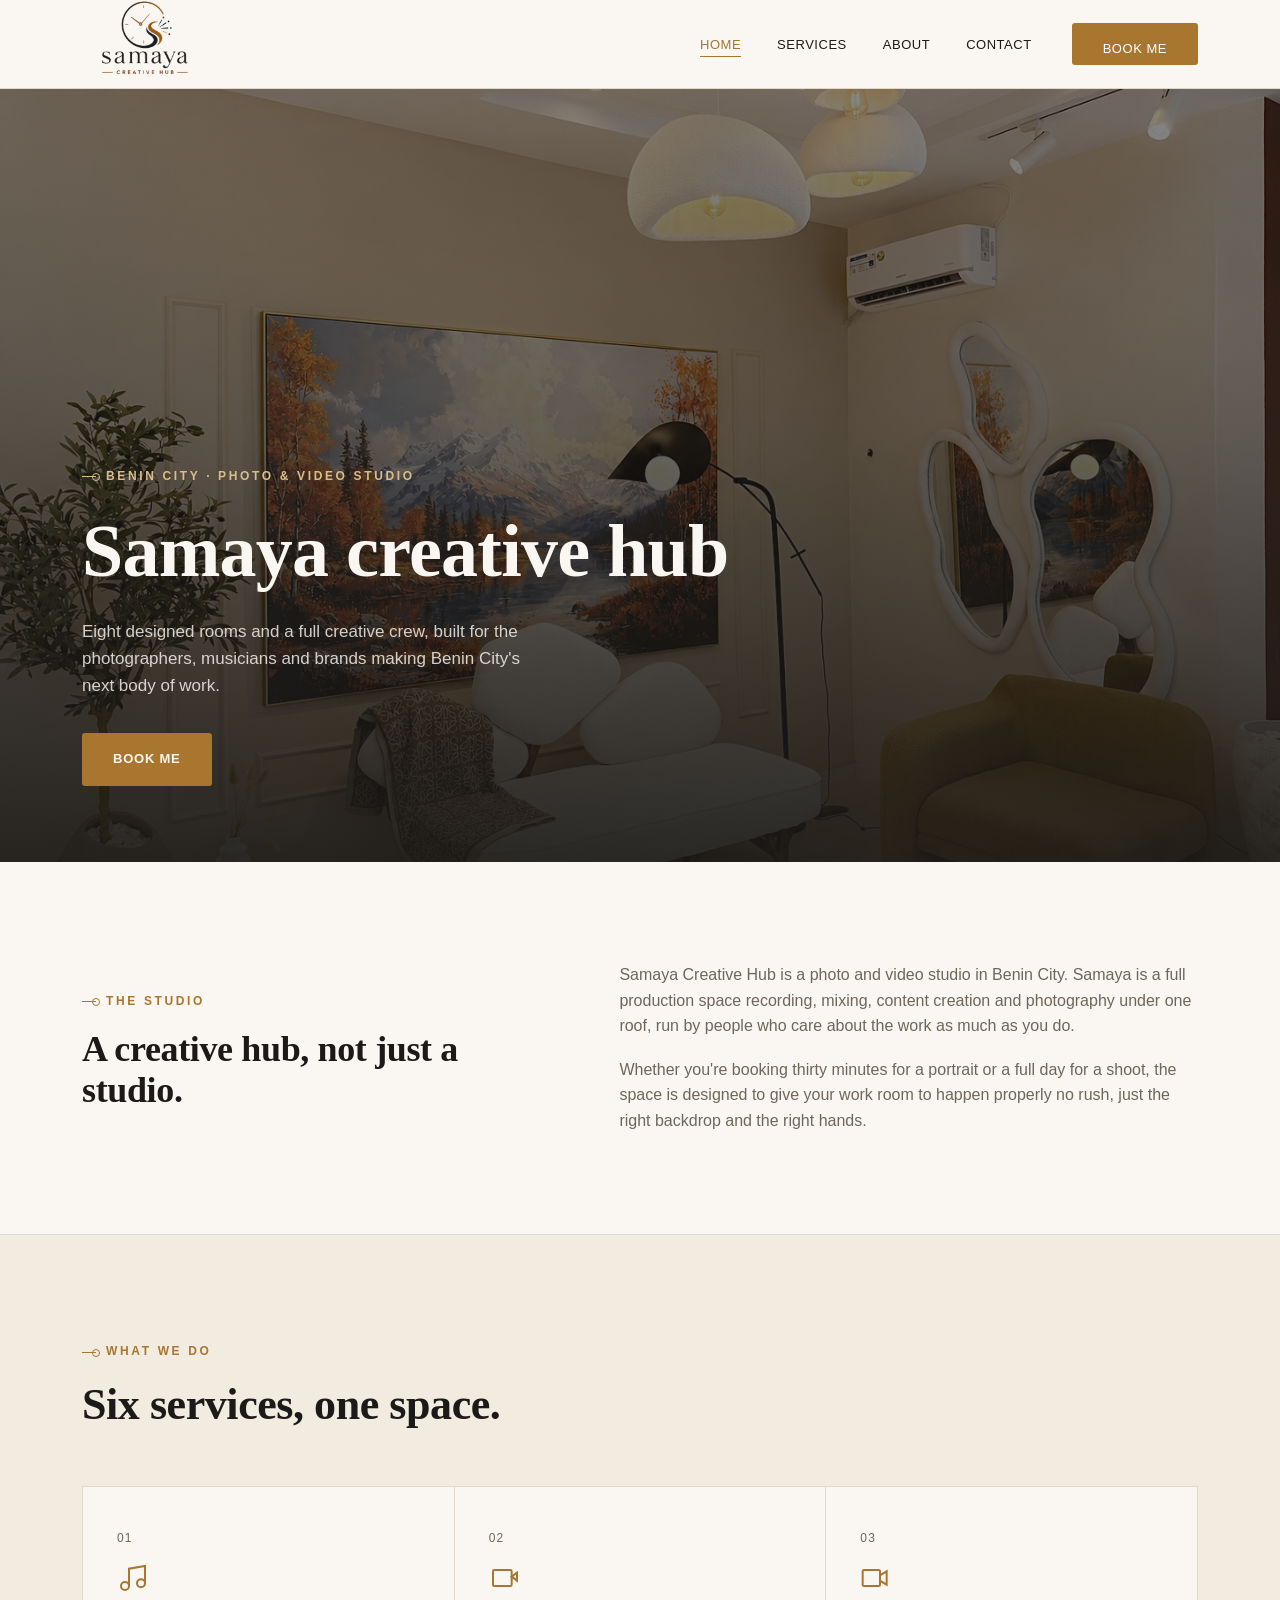
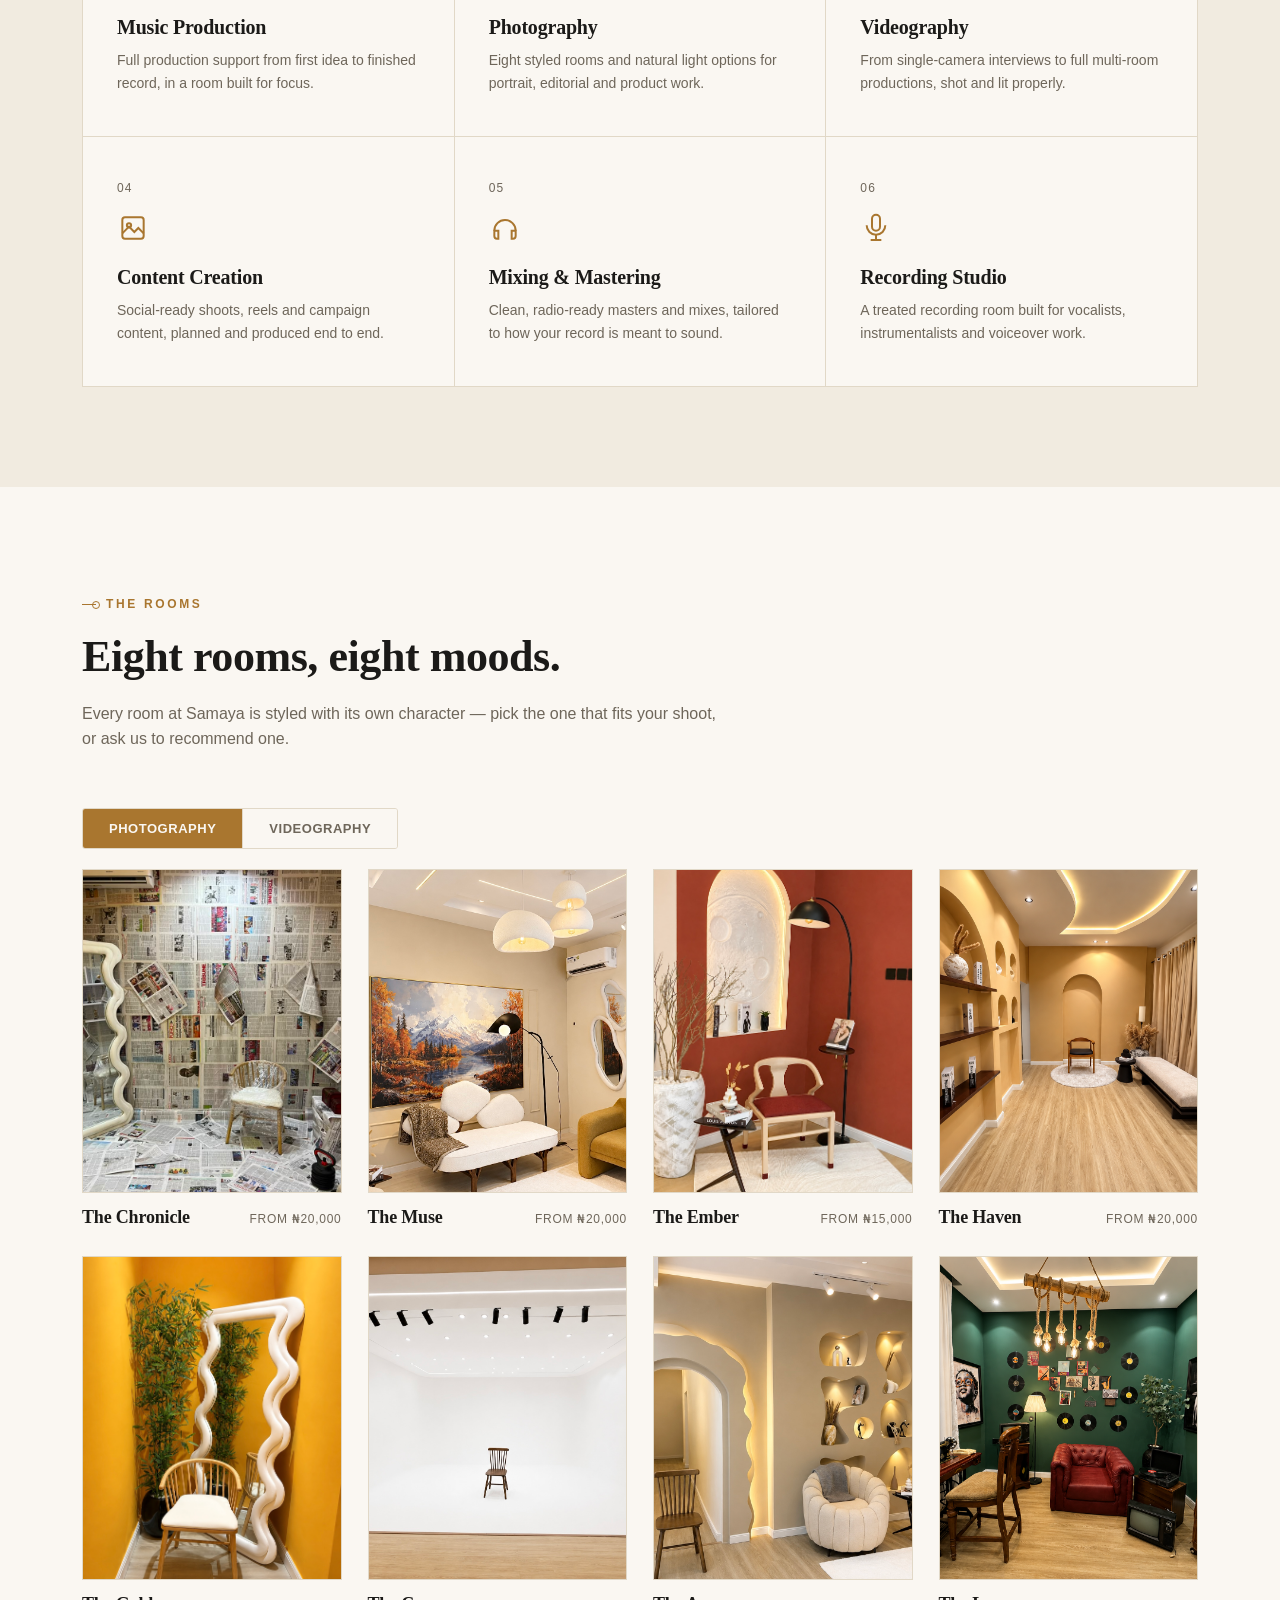
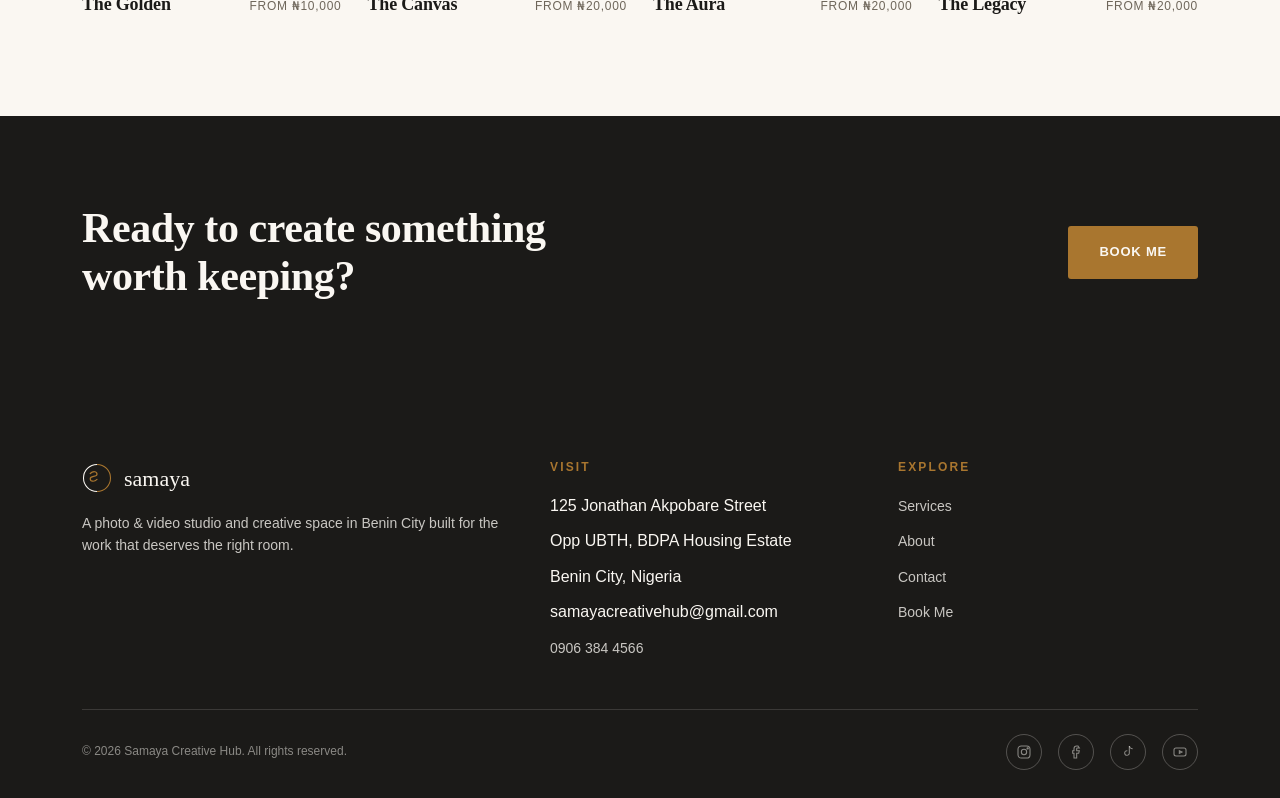
<file: index.html>
<!doctype html>
<html lang="en">
  <head>
    <meta charset="UTF-8" />
    <meta name="viewport" content="width=device-width, initial-scale=1.0" />
    <title>Samaya Creative Hub</title>
    <meta
      name="description"
      content="A creative space in Benin City for photography, videography, music production and content creation. Eight designed studio rooms, six core services."
    />
    <link rel="stylesheet" href="styles.css" />
    <link rel="shortcut icon" href="assets/favicon.png" type="image/x-icon" />
  </head>
  <body>
    <header class="site-header">
      <div class="wrap">
        <a href="index.html" class="logo">
          <img
            src="assets/logo.png"
            alt="Samaya Creative Hub logo"
            class="logo-img"
          />
        </a>
        <nav class="main-nav">
          <ul>
            <li><a href="index.html" class="active">Home</a></li>
            <li><a href="services.html">Services</a></li>
            <li><a href="about.html">About</a></li>
            <li><a href="contact.html">Contact</a></li>
          </ul>
          <a href="book.html" style="color: #fff" class="btn btn-bronze"
            >Book Me</a
          >
        </nav>
        <button class="nav-toggle" aria-label="Toggle menu">
          <svg
            viewBox="0 0 24 24"
            fill="none"
            stroke="currentColor"
            stroke-width="1.6"
          >
            <line x1="3" y1="6" x2="21" y2="6" />
            <line x1="3" y1="12" x2="21" y2="12" />
            <line x1="3" y1="18" x2="21" y2="18" />
          </svg>
        </button>
      </div>
    </header>

    <main>
      <!-- HERO -->
      <section class="hero" style="padding: 0">
        <img
          src="assets/room_7.jpg"
          alt="The Canvas white cyclorama studio at Samaya Creative Hub"
        />
        <div class="hero-content">
          <span class="eyebrow"
            ><span class="tick"></span>Benin City · Photo &amp; Video
            Studio</span
          >
          <h1>Samaya creative hub</h1>
          <p class="lede">
            Eight designed rooms and a full creative crew, built for the
            photographers, musicians and brands making Benin City's next body of
            work.
          </p>
          <a href="book.html" class="btn btn-bronze">Book Me</a>
        </div>
      </section>

      <!-- INTRO -->
      <section class="reveal" style="transition-delay: 0.5">
        <div class="wrap intro-split">
          <div>
            <span class="eyebrow"><span class="tick"></span>The Studio</span>
            <h2 style="font-size: 36px; margin-top: 18px">
              A creative hub, not just a studio.
            </h2>
          </div>
          <div>
            <p
              style="color: var(--muted); font-size: 16px; margin-bottom: 18px"
            >
              Samaya Creative Hub is a photo and video studio in Benin City.
              Samaya is a full production space recording, mixing, content
              creation and photography under one roof, run by people who care
              about the work as much as you do.
            </p>
            <p style="color: var(--muted); font-size: 16px">
              Whether you're booking thirty minutes for a portrait or a full day
              for a shoot, the space is designed to give your work room to
              happen properly no rush, just the right backdrop and the right
              hands.
            </p>
          </div>
        </div>
      </section>

      <hr class="hairline" />

      <!-- SERVICES PREVIEW -->
      <section class="section-alt reveal" style="transition-delay: 0.2s">
        <div class="wrap">
          <div class="section-head">
            <span class="eyebrow"><span class="tick"></span>What We Do</span>
            <h2>Six services, one space.</h2>
          </div>
        </div>
        <div class="wrap" style="padding: 0 32px">
          <div class="services-grid">
            <div class="service-card">
              <span class="idx">01</span>
              <div class="icon">
                <svg
                  viewBox="0 0 24 24"
                  fill="none"
                  stroke="currentColor"
                  stroke-width="1.5"
                >
                  <path d="M9 18V5l12-2v13" />
                  <circle cx="6" cy="18" r="3" />
                  <circle cx="18" cy="16" r="3" />
                </svg>
              </div>
              <h3>Music Production</h3>
              <p>
                Full production support from first idea to finished record, in a
                room built for focus.
              </p>
            </div>

            <div class="service-card">
              <span class="idx">02</span>
              <div class="icon">
                <svg
                  viewBox="0 0 24 24"
                  fill="none"
                  stroke="currentColor"
                  stroke-width="1.5"
                >
                  <rect x="3" y="6" width="14" height="12" rx="1" />
                  <path d="M21 8l-4 3 4 3V8z" />
                </svg>
              </div>
              <h3>Photography</h3>
              <p>
                Eight styled rooms and natural light options for portrait,
                editorial and product work.
              </p>
            </div>

            <div class="service-card">
              <span class="idx">03</span>
              <div class="icon">
                <svg
                  viewBox="0 0 24 24"
                  fill="none"
                  stroke="currentColor"
                  stroke-width="1.5"
                >
                  <path d="M15 10l5-3v10l-5-3z" />
                  <rect x="2" y="6" width="13" height="12" rx="1" />
                </svg>
              </div>
              <h3>Videography</h3>
              <p>
                From single-camera interviews to full multi-room productions,
                shot and lit properly.
              </p>
            </div>

            <div class="service-card">
              <span class="idx">04</span>
              <div class="icon">
                <svg
                  viewBox="0 0 24 24"
                  fill="none"
                  stroke="currentColor"
                  stroke-width="1.5"
                >
                  <rect x="4" y="4" width="16" height="16" rx="2" />
                  <circle cx="9" cy="10" r="1.6" />
                  <path d="M4 16l5-5 4 4 3-3 4 4" />
                </svg>
              </div>
              <h3>Content Creation</h3>
              <p>
                Social-ready shoots, reels and campaign content, planned and
                produced end to end.
              </p>
            </div>

            <div class="service-card">
              <span class="idx">05</span>
              <div class="icon">
                <svg
                  viewBox="0 0 24 24"
                  fill="none"
                  stroke="currentColor"
                  stroke-width="1.5"
                >
                  <path d="M4 14a8 8 0 0116 0" />
                  <path
                    d="M4 14v4a2 2 0 002 2h1v-6H4zM20 14v4a2 2 0 01-2 2h-1v-6h3z"
                  />
                </svg>
              </div>
              <h3>Mixing &amp; Mastering</h3>
              <p>
                Clean, radio-ready masters and mixes, tailored to how your
                record is meant to sound.
              </p>
            </div>

            <div class="service-card">
              <span class="idx">06</span>
              <div class="icon">
                <svg
                  viewBox="0 0 24 24"
                  fill="none"
                  stroke="currentColor"
                  stroke-width="1.5"
                >
                  <rect x="9" y="2" width="6" height="12" rx="3" />
                  <path d="M5 10a7 7 0 0014 0" />
                  <line x1="12" y1="17" x2="12" y2="21" />
                  <line x1="8" y1="21" x2="16" y2="21" />
                </svg>
              </div>
              <h3>Recording Studio</h3>
              <p>
                A treated recording room built for vocalists, instrumentalists
                and voiceover work.
              </p>
            </div>
          </div>
        </div>
      </section>

      <!-- ROOMS PREVIEW -->
      <section class="reveal" style="transition-delay: 0.2s">
        <div class="wrap">
          <div class="section-head">
            <span class="eyebrow"><span class="tick"></span>The Rooms</span>
            <h2>Eight rooms, eight moods.</h2>
            <p>
              Every room at Samaya is styled with its own character — pick the
              one that fits your shoot, or ask us to recommend one.
            </p>
          </div>

          <div class="price-toggle" role="tablist" aria-label="Pricing view">
            <button
              type="button"
              class="toggle-btn active"
              data-view="photo"
              role="tab"
              aria-selected="true"
            >
              Photography
            </button>
            <button
              type="button"
              class="toggle-btn"
              data-view="video"
              role="tab"
              aria-selected="false"
            >
              Videography
            </button>
          </div>

          <div class="rooms-grid">
            <a
              class="room-card"
              href="services.html#the-chronicle"
              data-photo-from="20,000"
              data-video-hide
            >
              <div class="room-photo">
                <img
                  src="assets/room_1.jpg"
                  alt="The Chronicle — newsprint-lined studio room"
                />
              </div>
              <div class="room-meta">
                <h4 class="room-name">The Chronicle</h4>
                <span class="from">From ₦20,000</span>
              </div>
            </a>
            <a
              class="room-card"
              href="services.html#the-muse"
              data-photo-from="20,000"
              data-video-hide
            >
              <div class="room-photo">
                <img
                  src="assets/room_7.jpg"
                  alt="The Muse — landscape art studio room"
                />
              </div>
              <div class="room-meta">
                <h4 class="room-name">The Muse</h4>
                <span class="from">From ₦20,000</span>
              </div>
            </a>
            <a
              class="room-card"
              href="services.html#the-ember"
              data-photo-from="15,000"
              data-video-hide
            >
              <div class="room-photo">
                <img
                  src="assets/room_4.jpg"
                  alt="The Ember — terracotta studio room"
                />
              </div>
              <div class="room-meta">
                <h4 class="room-name">The Ember</h4>
                <span class="from">From ₦15,000</span>
              </div>
            </a>
            <a
              class="room-card"
              href="services.html#the-haven"
              data-photo-from="20,000"
              data-video-from="30,000"
              data-video-name="The Haven / Chronicle"
            >
              <div class="room-photo">
                <img
                  src="assets/room_3.PNG"
                  alt="The Haven — arched niche studio room"
                />
              </div>
              <div class="room-meta">
                <h4 class="room-name">The Haven</h4>
                <span class="from">From ₦20,000</span>
              </div>
            </a>

            <a
              class="room-card"
              href="services.html#the-golden"
              data-photo-from="10,000"
              data-video-hide
            >
              <div class="room-photo">
                <img src="assets/room_8.JPG" alt="The Golden" />
              </div>
              <div class="room-meta">
                <h4 class="room-name">The Golden</h4>
                <span class="from">From ₦10,000</span>
              </div>
            </a>
            <a
              class="room-card"
              href="services.html#the-canvas"
              data-photo-from="20,000"
              data-video-from="25,000"
            >
              <div class="room-photo">
                <img
                  src="assets/room_6.jpg"
                  alt="The Canvas — white cyclorama studio room"
                />
              </div>
              <div class="room-meta">
                <h4 class="room-name">The Canvas</h4>
                <span class="from">From ₦20,000</span>
              </div>
            </a>
            <a
              class="room-card"
              href="services.html#the-aura"
              data-photo-from="20,000"
              data-video-from="40,000"
            >
              <div class="room-photo">
                <img
                  src="assets/room_5.jpg"
                  alt="The Aura — taupe niche studio room"
                />
              </div>
              <div class="room-meta">
                <h4 class="room-name">The Aura</h4>
                <span class="from">From ₦20,000</span>
              </div>
            </a>
            <a
              class="room-card"
              href="services.html#the-legacy"
              data-photo-from="20,000"
              data-video-from="25,000"
            >
              <div class="room-photo">
                <img
                  src="assets/room_2.PNG"
                  alt="The Legacy — vintage record-themed studio room"
                />
              </div>
              <div class="room-meta">
                <h4 class="room-name">The Legacy</h4>
                <span class="from">From ₦20,000</span>
              </div>
            </a>
          </div>
        </div>
      </section>

      <!-- CTA BANNER -->
      <section class="cta-banner">
        <div class="wrap cta-inner">
          <h2>Ready to create something worth keeping?</h2>
          <a href="book.html" class="btn btn-bronze">Book Me</a>
        </div>
      </section>
    </main>

    <footer class="site-footer">
      <div class="wrap">
        <div class="footer-grid">
          <div>
            <div class="footer-logo">
              <svg
                viewBox="0 0 40 40"
                fill="none"
                xmlns="http://www.w3.org/2000/svg"
              >
                <path
                  d="M20 2a18 18 0 0 1 0 36"
                  stroke="#A9762F"
                  stroke-width="1.4"
                />
                <path
                  d="M20 2a18 18 0 0 0 0 36"
                  stroke="#FAF7F2"
                  stroke-width="1.4"
                />
                <path
                  d="M11 14c3.5-3.4 9-3.2 9 1s-9 1.6-9 5.9 5.6 4.4 9 1"
                  stroke="#A9762F"
                  stroke-width="1.6"
                  stroke-linecap="round"
                />
              </svg>
              <span class="word">samaya</span>
            </div>
            <p>
              A photo &amp; video studio and creative space in Benin City built
              for the work that deserves the right room.
            </p>
          </div>
          <div>
            <h4>Visit</h4>
            <ul>
              <li>125 Jonathan Akpobare Street</li>
              <li>Opp UBTH, BDPA Housing Estate</li>
              <li>Benin City, Nigeria</li>
              <li>samayacreativehub@gmail.com</li>
              <li><a href="tel:09063844566">0906 384 4566</a></li>
            </ul>
          </div>
          <div>
            <h4>Explore</h4>
            <ul>
              <li><a href="services.html">Services</a></li>
              <li><a href="about.html">About</a></li>
              <li><a href="contact.html">Contact</a></li>
              <li><a href="book.html">Book Me</a></li>
            </ul>
          </div>
        </div>
        <div class="footer-bottom">
          <span>&copy; 2026 Samaya Creative Hub. All rights reserved.</span>
          <div class="social-row">
            <a
              href="https://instagram.com/samayacreativehub"
              aria-label="Instagram"
              target="_blank"
              rel="noopener"
              ><svg
                viewBox="0 0 24 24"
                fill="none"
                stroke="currentColor"
                stroke-width="1.6"
              >
                <rect x="3" y="3" width="18" height="18" rx="5" />
                <circle cx="12" cy="12" r="4" />
                <circle cx="17.5" cy="6.5" r="1" /></svg
            ></a>
            <a
              href="https://facebook.com/samayacreativehub"
              aria-label="Facebook"
              target="_blank"
              rel="noopener"
              ><svg
                viewBox="0 0 24 24"
                fill="none"
                stroke="currentColor"
                stroke-width="1.6"
              >
                <path
                  d="M15 3h-2a4 4 0 00-4 4v3H7v4h2v7h4v-7h3l1-4h-4V7a1 1 0 011-1h3z"
                /></svg
            ></a>
            <a
              href="https://tiktok.com/@samayacreativehub"
              aria-label="TikTok"
              target="_blank"
              rel="noopener"
              ><svg
                viewBox="0 0 24 24"
                fill="none"
                stroke="currentColor"
                stroke-width="1.6"
              >
                <path d="M14 3v10.5a3.5 3.5 0 11-3-3.46" />
                <path d="M14 3c.4 2.2 2 4 5 4" /></svg
            ></a>
            <a
              href="https://youtube.com/@samayacreativehub"
              aria-label="YouTube"
              target="_blank"
              rel="noopener"
              ><svg
                viewBox="0 0 24 24"
                fill="none"
                stroke="currentColor"
                stroke-width="1.6"
              >
                <rect x="3" y="6" width="18" height="12" rx="3" />
                <path d="M11 10l4 2-4 2v-4z" /></svg
            ></a>
          </div>
        </div>
      </div>
    </footer>

    <script src="script.js"></script>
  </body>
</html>
</file>
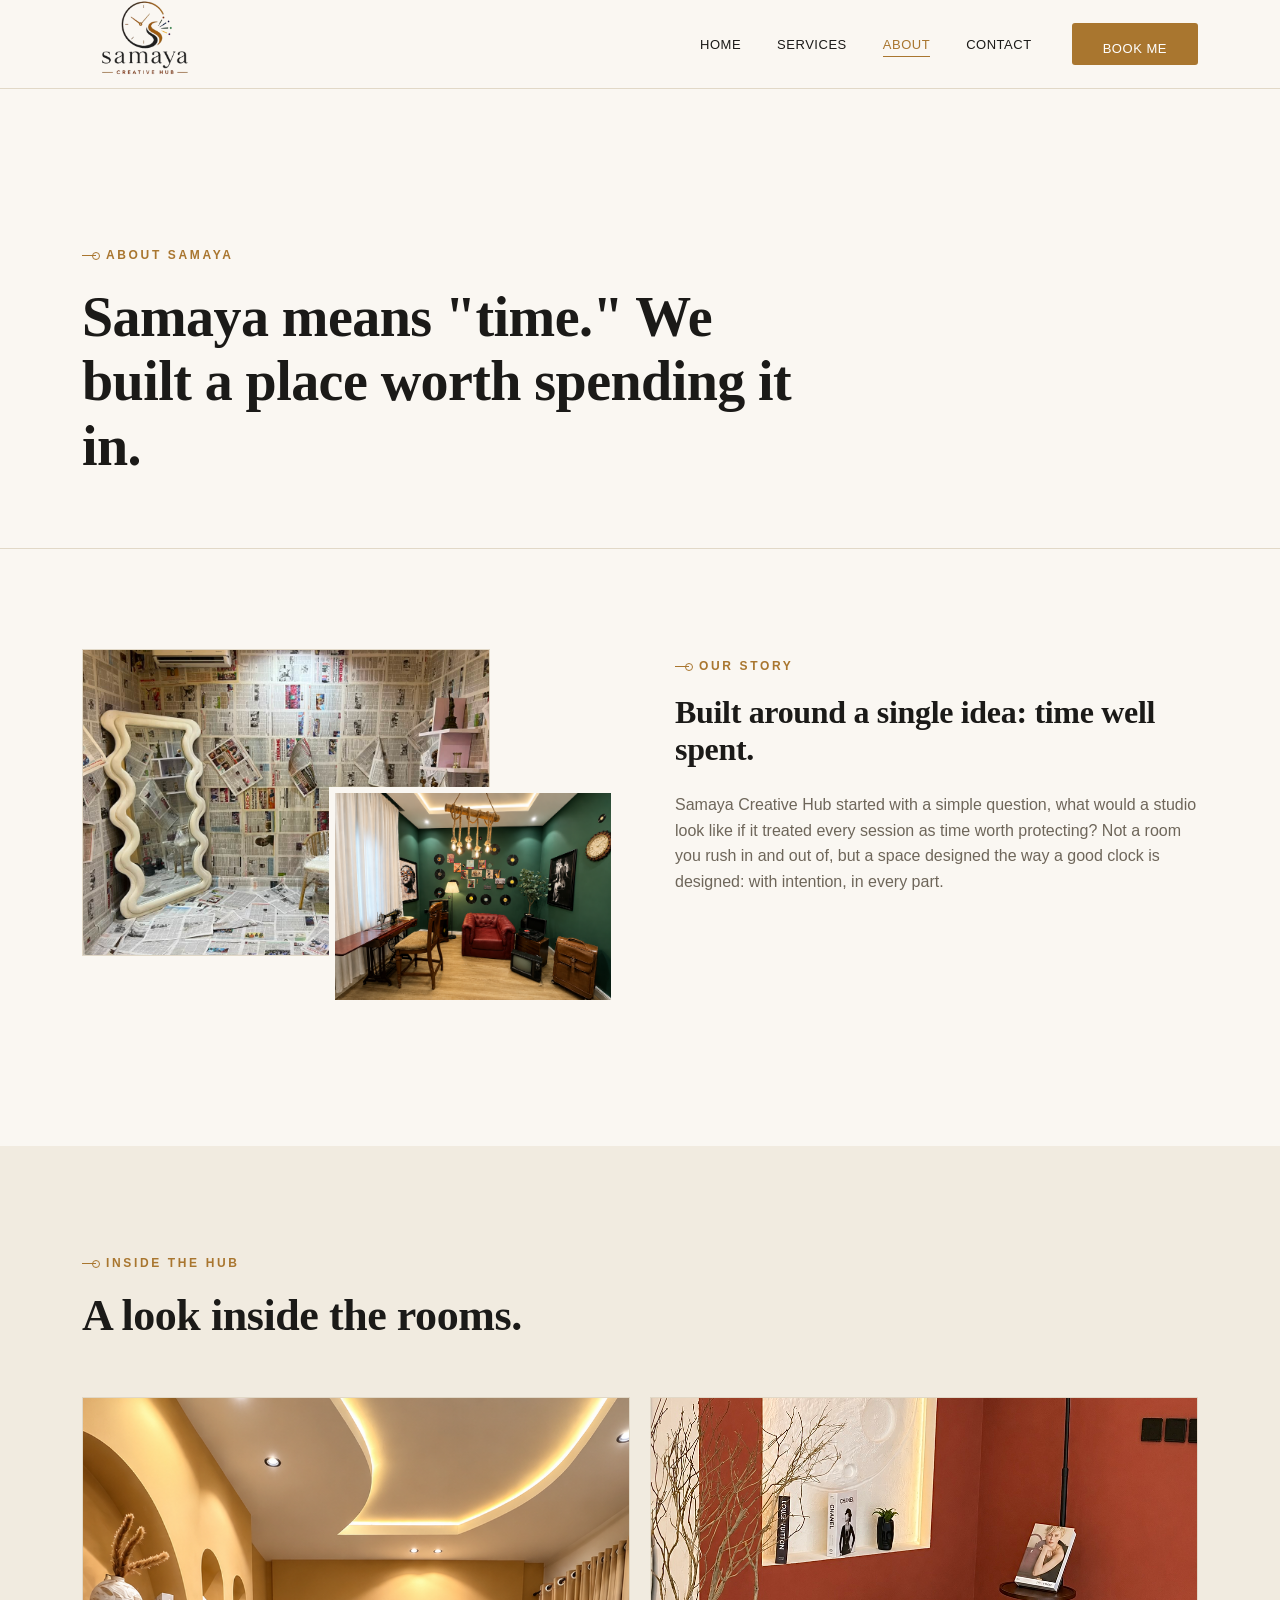
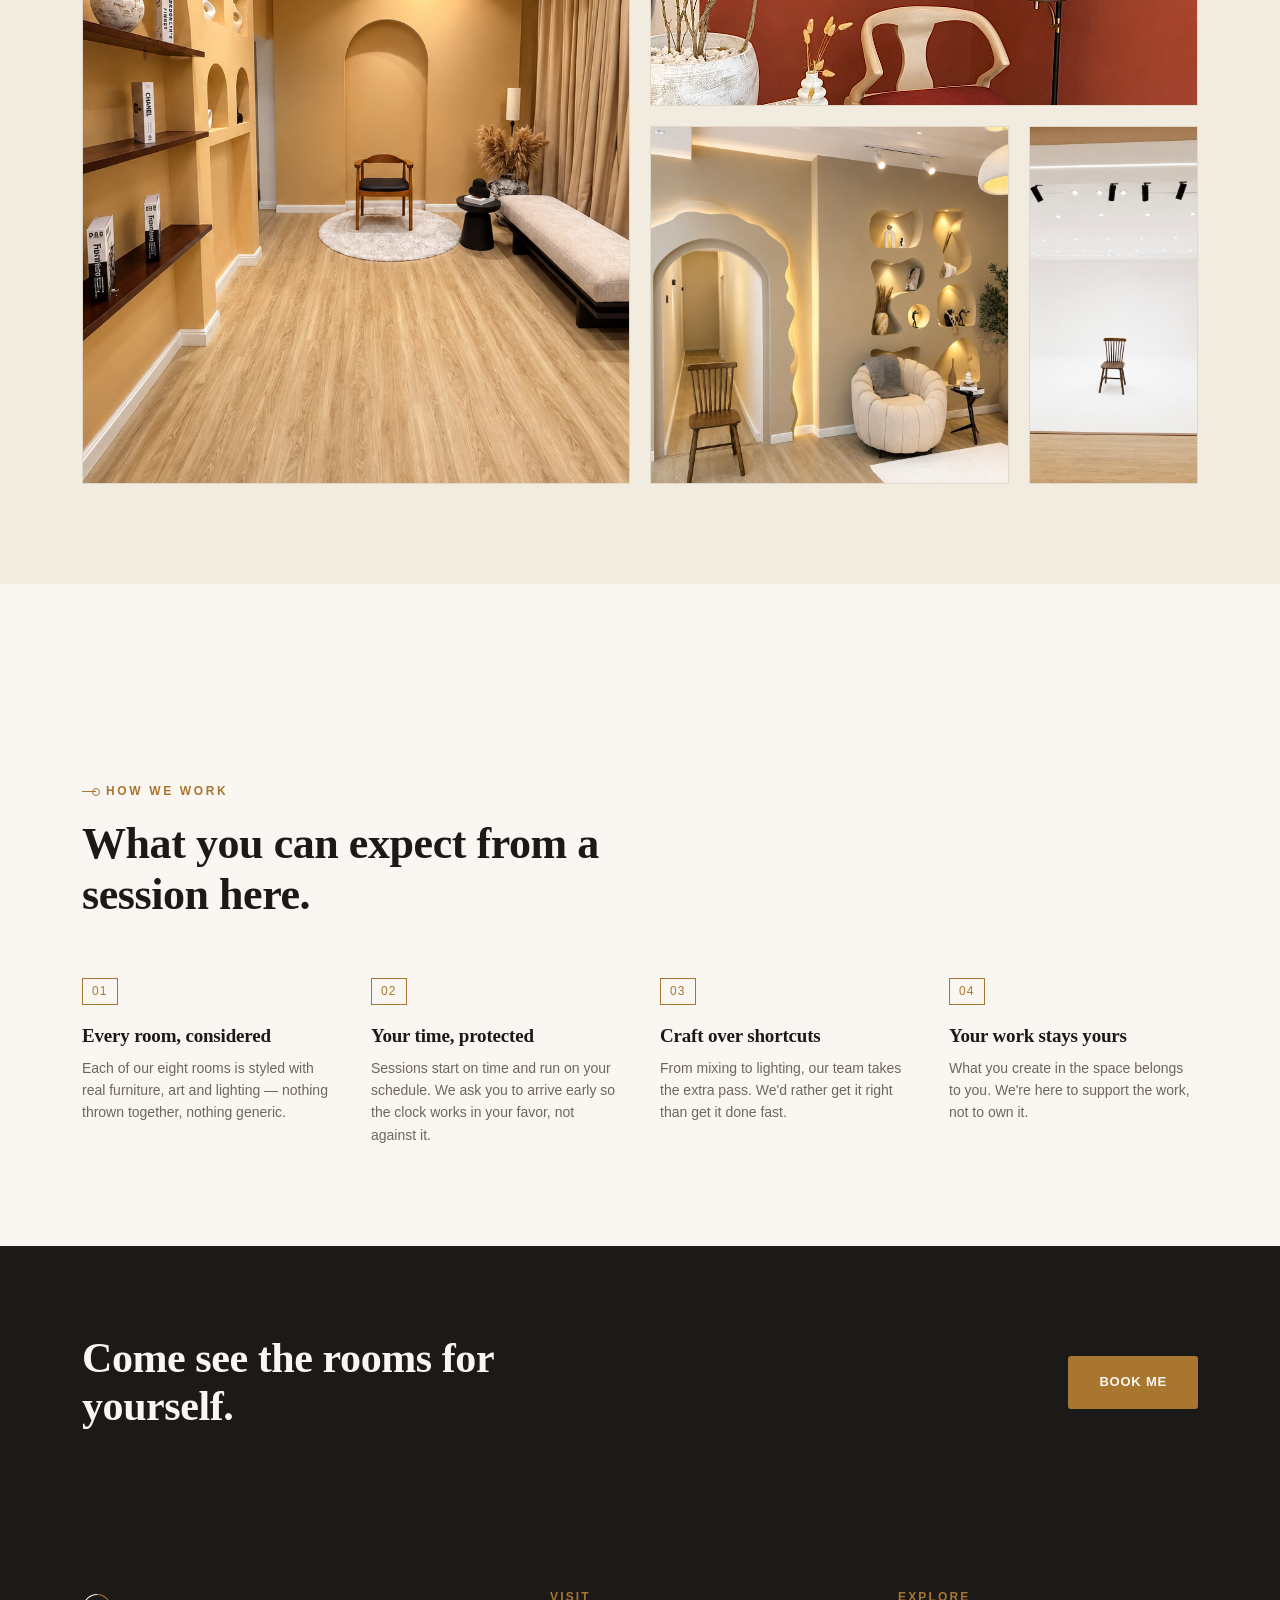
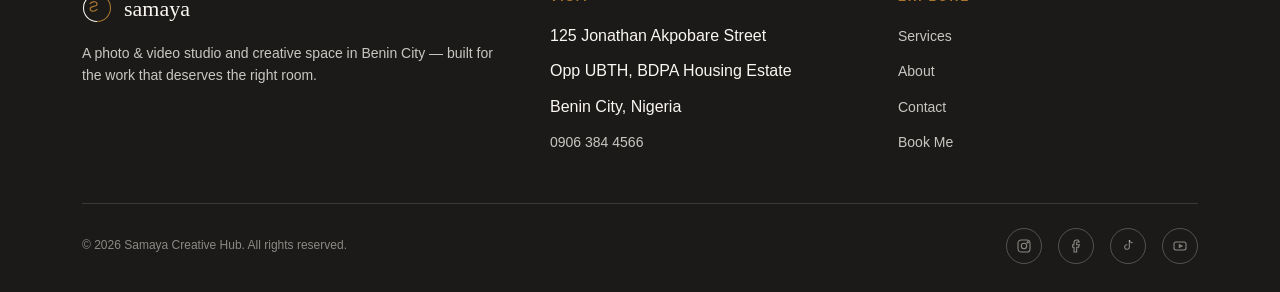
<file: about.html>
<!doctype html>
<html lang="en">
  <head>
    <meta charset="UTF-8" />
    <meta name="viewport" content="width=device-width, initial-scale=1.0" />
    <title>About — Samaya Creative Hub</title>
    <meta
      name="description"
      content="The story, values and studio spaces behind Samaya Creative Hub, a photo and video studio in Benin City."
    />
    <link rel="shortcut icon" href="assets/favicon.png" type="image/x-icon" />

    <link rel="stylesheet" href="styles.css" />
  </head>
  <body>
    <header class="site-header">
      <div class="wrap">
        <a href="index.html" class="logo">
          <img
            src="assets/logo.png"
            alt="Samaya Creative Hub logo"
            class="logo-img"
          />
        </a>
        <nav class="main-nav">
          <ul>
            <li><a href="index.html">Home</a></li>
            <li><a href="services.html">Services</a></li>
            <li><a href="about.html" class="active">About</a></li>
            <li><a href="contact.html">Contact</a></li>
          </ul>
          <a href="book.html" style="color: #fff" class="btn btn-bronze"
            >Book Me</a
          >
        </nav>
        <button class="nav-toggle" aria-label="Toggle menu">
          <svg
            viewBox="0 0 24 24"
            fill="none"
            stroke="currentColor"
            stroke-width="1.6"
          >
            <line x1="3" y1="6" x2="21" y2="6" />
            <line x1="3" y1="12" x2="21" y2="12" />
            <line x1="3" y1="18" x2="21" y2="18" />
          </svg>
        </button>
      </div>
    </header>

    <main>
      <section class="page-hero">
        <div class="wrap">
          <span class="eyebrow"><span class="tick"></span>About Samaya</span>
          <h1>Samaya means "time." We built a place worth spending it in.</h1>
        </div>
      </section>

      <section>
        <div class="wrap about-story">
          <div class="about-photo-stack">
            <img
              class="p1"
              src="assets/room_1.jpg"
              alt="The Haven room at Samaya Creative Hub"
            />
            <img
              class="p2"
              src="assets/room_2.PNG"
              alt="The Aura room at Samaya Creative Hub"
            />
          </div>
          <div class="story-copy">
            <span class="eyebrow"><span class="tick"></span>Our Story</span>
            <h2 style="font-size: 32px; margin: 18px 0 24px">
              Built around a single idea: time well spent.
            </h2>
            <p>
              Samaya Creative Hub started with a simple question, what would a
              studio look like if it treated every session as time worth
              protecting? Not a room you rush in and out of, but a space
              designed the way a good clock is designed: with intention, in
              every part.
            </p>
          </div>
        </div>
      </section>

      <section class="section-alt mt-lg">
        <div class="wrap">
          <div class="section-head">
            <span class="eyebrow"
              ><span class="tick"></span>Inside The Hub</span
            >
            <h2>A look inside the rooms.</h2>
          </div>
          <div class="asym-gallery">
            <img
              class="g1"
              src="assets/room_3.PNG"
              alt="The Canvas white cyclorama studio"
            />
            <img
              class="g2"
              src="assets/room_4.jpg"
              alt="The Legacy vintage record room"
            />
            <img
              class="g3"
              src="assets/room_5.jpg"
              alt="The Ember terracotta room"
            />
            <img
              class="g4"
              src="assets/room_6.jpg"
              alt="The Muse landscape art room"
            />
          </div>
        </div>
      </section>

      <section class="mt-lg">
        <div class="wrap">
          <div class="section-head">
            <span class="eyebrow"><span class="tick"></span>How We Work</span>
            <h2>What you can expect from a session here.</h2>
          </div>
          <div class="values-list">
            <div class="value-item">
              <span class="tag-num">01</span>
              <h3>Every room, considered</h3>
              <p>
                Each of our eight rooms is styled with real furniture, art and
                lighting — nothing thrown together, nothing generic.
              </p>
            </div>
            <div class="value-item">
              <span class="tag-num">02</span>
              <h3>Your time, protected</h3>
              <p>
                Sessions start on time and run on your schedule. We ask you to
                arrive early so the clock works in your favor, not against it.
              </p>
            </div>
            <div class="value-item">
              <span class="tag-num">03</span>
              <h3>Craft over shortcuts</h3>
              <p>
                From mixing to lighting, our team takes the extra pass. We'd
                rather get it right than get it done fast.
              </p>
            </div>
            <div class="value-item">
              <span class="tag-num">04</span>
              <h3>Your work stays yours</h3>
              <p>
                What you create in the space belongs to you. We're here to
                support the work, not to own it.
              </p>
            </div>
          </div>
        </div>
      </section>

      <section class="cta-banner">
        <div class="wrap cta-inner">
          <h2>Come see the rooms for yourself.</h2>
          <a href="book.html" class="btn btn-bronze">Book Me</a>
        </div>
      </section>
    </main>

    <footer class="site-footer">
      <div class="wrap">
        <div class="footer-grid">
          <div>
            <div class="footer-logo">
              <svg
                viewBox="0 0 40 40"
                fill="none"
                xmlns="http://www.w3.org/2000/svg"
              >
                <path
                  d="M20 2a18 18 0 0 1 0 36"
                  stroke="#A9762F"
                  stroke-width="1.4"
                />
                <path
                  d="M20 2a18 18 0 0 0 0 36"
                  stroke="#FAF7F2"
                  stroke-width="1.4"
                />
                <path
                  d="M11 14c3.5-3.4 9-3.2 9 1s-9 1.6-9 5.9 5.6 4.4 9 1"
                  stroke="#A9762F"
                  stroke-width="1.6"
                  stroke-linecap="round"
                />
              </svg>
              <span class="word">samaya</span>
            </div>
            <p>
              A photo &amp; video studio and creative space in Benin City —
              built for the work that deserves the right room.
            </p>
          </div>
          <div>
            <h4>Visit</h4>
            <ul>
              <li>125 Jonathan Akpobare Street</li>
              <li>Opp UBTH, BDPA Housing Estate</li>
              <li>Benin City, Nigeria</li>
              <li><a href="tel:09063844566">0906 384 4566</a></li>
            </ul>
          </div>
          <div>
            <h4>Explore</h4>
            <ul>
              <li><a href="services.html">Services</a></li>
              <li><a href="about.html">About</a></li>
              <li><a href="contact.html">Contact</a></li>
              <li><a href="book.html">Book Me</a></li>
            </ul>
          </div>
        </div>
        <div class="footer-bottom">
          <span>&copy; 2026 Samaya Creative Hub. All rights reserved.</span>
          <div class="social-row">
            <a
              href="https://instagram.com/samayacreativehub"
              aria-label="Instagram"
              target="_blank"
              rel="noopener"
              ><svg
                viewBox="0 0 24 24"
                fill="none"
                stroke="currentColor"
                stroke-width="1.6"
              >
                <rect x="3" y="3" width="18" height="18" rx="5" />
                <circle cx="12" cy="12" r="4" />
                <circle cx="17.5" cy="6.5" r="1" /></svg
            ></a>
            <a
              href="https://facebook.com/samayacreativehub"
              aria-label="Facebook"
              target="_blank"
              rel="noopener"
              ><svg
                viewBox="0 0 24 24"
                fill="none"
                stroke="currentColor"
                stroke-width="1.6"
              >
                <path
                  d="M15 3h-2a4 4 0 00-4 4v3H7v4h2v7h4v-7h3l1-4h-4V7a1 1 0 011-1h3z"
                /></svg
            ></a>
            <a
              href="https://tiktok.com/@samayacreativehub"
              aria-label="TikTok"
              target="_blank"
              rel="noopener"
              ><svg
                viewBox="0 0 24 24"
                fill="none"
                stroke="currentColor"
                stroke-width="1.6"
              >
                <path d="M14 3v10.5a3.5 3.5 0 11-3-3.46" />
                <path d="M14 3c.4 2.2 2 4 5 4" /></svg
            ></a>
            <a
              href="https://youtube.com/@samayacreativehub"
              aria-label="YouTube"
              target="_blank"
              rel="noopener"
              ><svg
                viewBox="0 0 24 24"
                fill="none"
                stroke="currentColor"
                stroke-width="1.6"
              >
                <rect x="3" y="6" width="18" height="12" rx="3" />
                <path d="M11 10l4 2-4 2v-4z" /></svg
            ></a>
          </div>
        </div>
      </div>
    </footer>

    <script src="script.js"></script>
  </body>
</html>
</file>
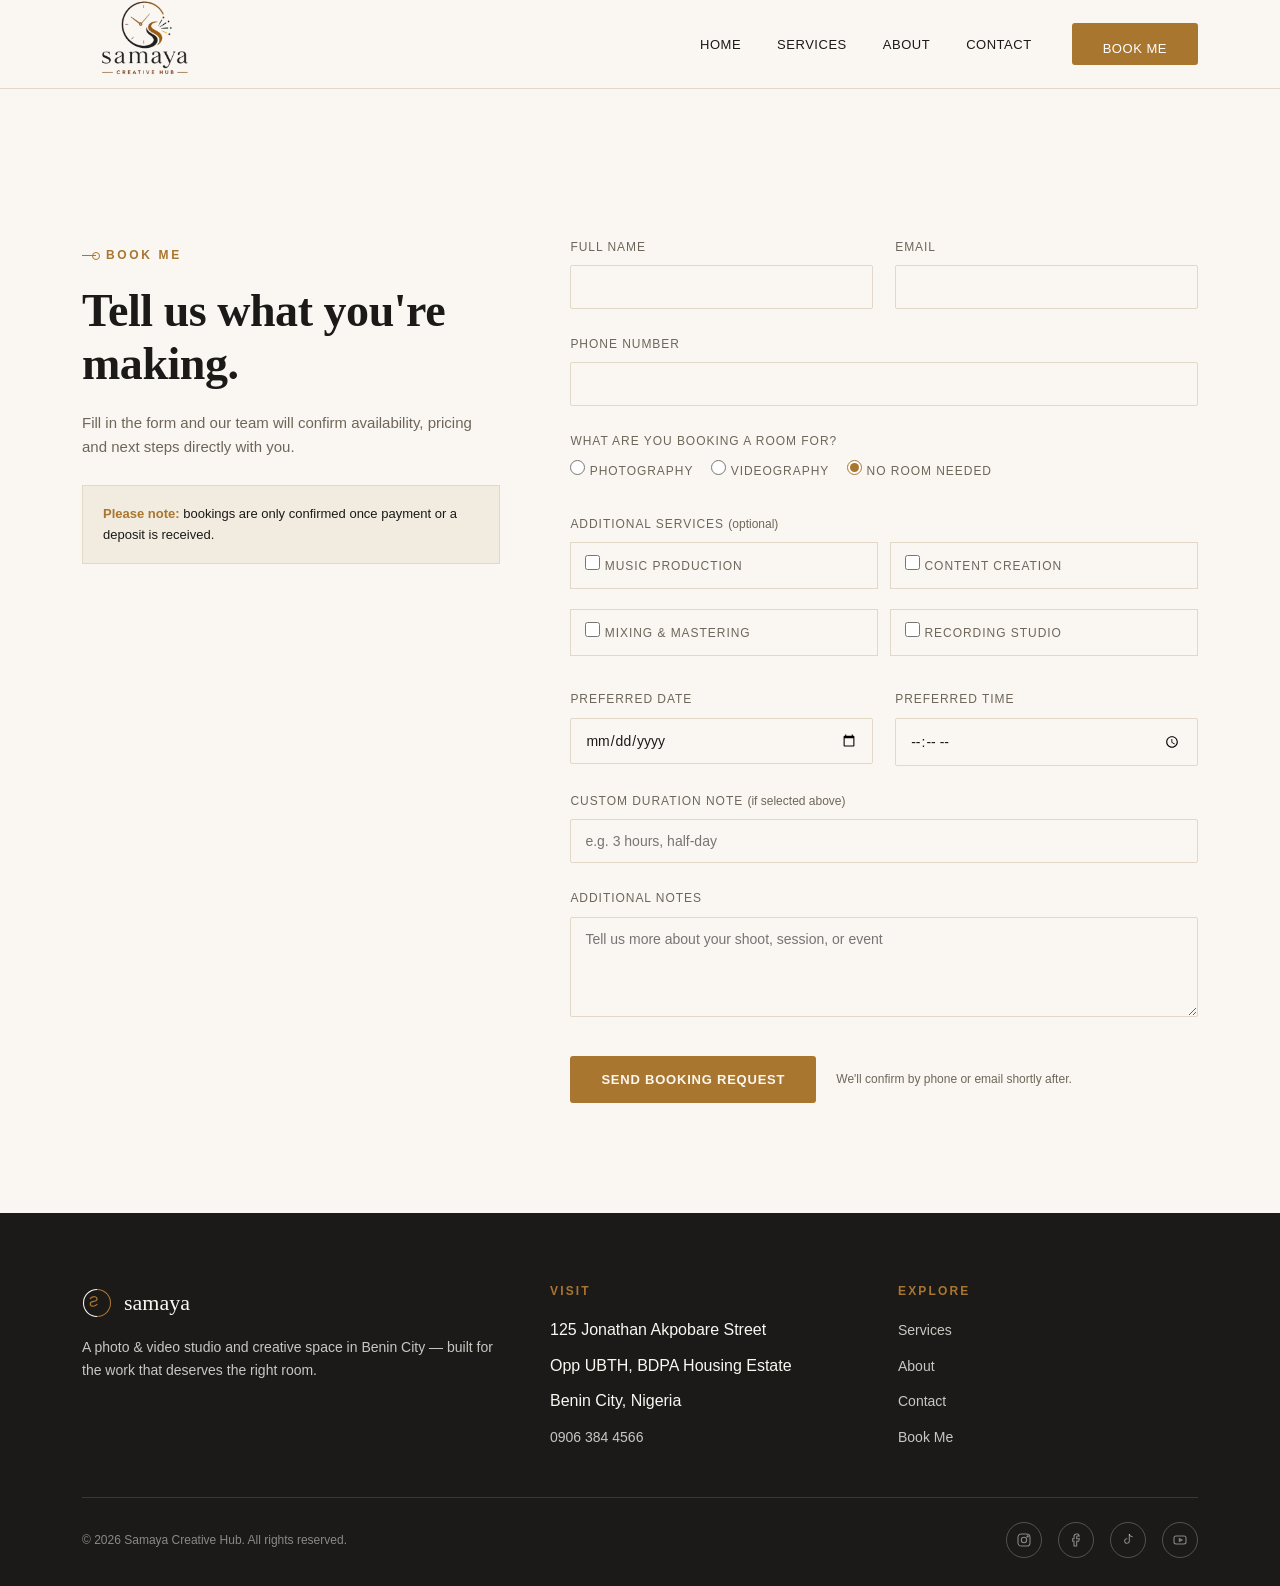
<file: book.html>
<!doctype html>
<html lang="en">
  <head>
    <meta charset="UTF-8" />
    <meta name="viewport" content="width=device-width, initial-scale=1.0" />
    <title>Book Me — Samaya Creative Hub</title>
    <meta
      name="description"
      content="Request a booking at Samaya Creative Hub — choose your service, room, date and duration."
    />
    <link rel="shortcut icon" href="assets/favicon.png" type="image/x-icon" />
    <link rel="stylesheet" href="styles.css" />
  </head>
  <body>
    <header class="site-header">
      <div class="wrap">
        <a href="index.html" class="logo">
          <img
            src="assets/logo.png"
            alt="Samaya Creative Hub logo"
            class="logo-img"
          />
        </a>
        <nav class="main-nav">
          <ul>
            <li><a href="index.html">Home</a></li>
            <li><a href="services.html">Services</a></li>
            <li><a href="about.html">About</a></li>
            <li><a href="contact.html">Contact</a></li>
          </ul>
          <a href="book.html" style="color: #fff" class="btn btn-bronze"
            >Book Me</a
          >
        </nav>
        <button class="nav-toggle" aria-label="Toggle menu">
          <svg
            viewBox="0 0 24 24"
            fill="none"
            stroke="currentColor"
            stroke-width="1.6"
          >
            <line x1="3" y1="6" x2="21" y2="6" />
            <line x1="3" y1="12" x2="21" y2="12" />
            <line x1="3" y1="18" x2="21" y2="18" />
          </svg>
        </button>
      </div>
    </header>

    <main>
      <section style="padding: 150px 0 110px">
        <div class="wrap book-layout">
          <div class="book-side">
            <span class="eyebrow"><span class="tick"></span>Book Me</span>
            <h1>Tell us what you're making.</h1>
            <p>
              Fill in the form and our team will confirm availability, pricing
              and next steps directly with you.
            </p>
            <div class="reminder-box">
              <strong>Please note:</strong> bookings are only confirmed once
              payment or a deposit is received.
            </div>
          </div>

          <div>
            <form id="booking-form" class="book-form">
              <div class="form-row">
                <div class="field">
                  <label for="name">Full Name</label>
                  <input type="text" id="name" name="name" required />
                </div>
                <div class="field">
                  <label for="email">Email</label>
                  <input type="email" id="email" name="email" required />
                </div>
              </div>

              <div class="field">
                <label for="phone">Phone Number</label>
                <input type="tel" id="phone" name="phone" required />
              </div>

              <div class="field">
                <label>What are you booking a room for?</label>
                <div class="radio-row">
                  <label class="radio-item"
                    ><input
                      type="radio"
                      name="session_type"
                      value="Photography"
                      data-session="photo"
                    />
                    Photography</label
                  >
                  <label class="radio-item"
                    ><input
                      type="radio"
                      name="session_type"
                      value="Videography"
                      data-session="video"
                    />
                    Videography</label
                  >
                  <label class="radio-item"
                    ><input
                      type="radio"
                      name="session_type"
                      value="No room needed"
                      data-session="none"
                      checked
                    />
                    No room needed</label
                  >
                </div>
              </div>

              <div class="field">
                <label
                  >Additional Services
                  <span style="text-transform: none; letter-spacing: 0"
                    >(optional)</span
                  ></label
                >
                <div class="check-grid">
                  <label class="check-item"
                    ><input
                      type="checkbox"
                      name="addon_service"
                      value="Music Production"
                    />
                    Music Production</label
                  >
                  <label class="check-item"
                    ><input
                      type="checkbox"
                      name="addon_service"
                      value="Content Creation"
                    />
                    Content Creation</label
                  >
                  <label class="check-item"
                    ><input
                      type="checkbox"
                      name="addon_service"
                      value="Mixing & Mastering"
                    />
                    Mixing &amp; Mastering</label
                  >
                  <label class="check-item"
                    ><input
                      type="checkbox"
                      name="addon_service"
                      value="Recording Studio"
                    />
                    Recording Studio</label
                  >
                </div>
              </div>

              <div class="field" id="room-field" style="display: none">
                <label>Studio / Room</label>
                <div class="check-grid" id="room-options">
                  <label class="check-item" data-room-id="the-chronicle"
                    ><input
                      type="radio"
                      name="room"
                      value="The Chronicle"
                      data-photo-hour="30,000"
                      data-photo-half="20,000"
                      data-video-hide
                    />
                    The Chronicle</label
                  >
                  <label class="check-item" data-room-id="the-muse"
                    ><input
                      type="radio"
                      name="room"
                      value="The Muse"
                      data-photo-hour="30,000"
                      data-photo-half="20,000"
                      data-video-hide
                    />
                    The Muse</label
                  >
                  <label class="check-item" data-room-id="the-ember"
                    ><input
                      type="radio"
                      name="room"
                      value="The Ember"
                      data-photo-hour="30,000"
                      data-photo-half="15,000"
                      data-video-hide
                    />
                    The Ember</label
                  >
                  <label class="check-item" data-room-id="the-haven"
                    ><input
                      type="radio"
                      name="room"
                      value="The Haven"
                      data-photo-hour="35,000"
                      data-photo-half="20,000"
                      data-video-hour="60,000"
                      data-video-half="30,000"
                      data-video-name="The Haven / Chronicle"
                    />
                    The Haven</label
                  >
                  <label class="check-item" data-room-id="the-golden"
                    ><input
                      type="radio"
                      name="room"
                      value="The Golden"
                      data-photo-hour="20,000"
                      data-photo-half="10,000"
                      data-video-hide
                    />
                    The Golden</label
                  >
                  <label class="check-item" data-room-id="the-canvas"
                    ><input
                      type="radio"
                      name="room"
                      value="The Canvas"
                      data-photo-hour="30,000"
                      data-photo-half="20,000"
                      data-video-hour="50,000"
                      data-video-half="25,000"
                    />
                    The Canvas</label
                  >
                  <label class="check-item" data-room-id="the-aura"
                    ><input
                      type="radio"
                      name="room"
                      value="The Aura"
                      data-photo-hour="30,000"
                      data-photo-half="20,000"
                      data-video-hour="80,000"
                      data-video-half="40,000"
                    />
                    The Aura</label
                  >
                  <label class="check-item" data-room-id="the-legacy"
                    ><input
                      type="radio"
                      name="room"
                      value="The Legacy"
                      data-photo-hour="30,000"
                      data-photo-half="20,000"
                      data-video-hour="40,000"
                      data-video-half="25,000"
                    />
                    The Legacy</label
                  >
                  <label class="check-item" data-room-id="the-lounge"
                    ><input
                      type="radio"
                      name="room"
                      value="The Lounge"
                      data-flat="35,000"
                      data-flat-duration="3 Hours"
                    />
                    The Lounge</label
                  >
                  <label
                    class="check-item"
                    style="grid-column: 1/3"
                    data-room-id="not-sure"
                    ><input
                      type="radio"
                      name="room"
                      value="Not sure / need recommendation"
                      data-no-price
                    />
                    Not sure — need a recommendation</label
                  >
                </div>
              </div>

              <div class="form-row">
                <div class="field">
                  <label for="date">Preferred Date</label>
                  <input type="date" id="date" name="date" required />
                </div>
                <div class="field">
                  <label for="time">Preferred Time</label>
                  <input type="time" id="time" name="time" required />
                </div>
              </div>

              <div class="field" id="duration-field" style="display: none">
                <label>Duration</label>
                <div class="radio-row" id="duration-options">
                  <span style="font-size: 13px; color: var(--muted)"
                    >Select a room first</span
                  >
                </div>
              </div>

              <div class="field" id="price-summary" style="display: none">
                <div class="reminder-box">
                  <strong>Estimated cost:</strong>
                  <span id="price-amount">—</span>
                </div>
              </div>

              <div class="field">
                <label for="custom_duration"
                  >Custom Duration Note
                  <span style="text-transform: none; letter-spacing: 0"
                    >(if selected above)</span
                  ></label
                >
                <input
                  type="text"
                  id="custom_duration"
                  name="custom_duration"
                  placeholder="e.g. 3 hours, half-day"
                />
              </div>

              <div class="field">
                <label for="notes">Additional Notes</label>
                <textarea
                  id="notes"
                  name="notes"
                  placeholder="Tell us more about your shoot, session, or event"
                ></textarea>
              </div>

              <div class="form-submit">
                <button type="submit" class="btn btn-bronze">
                  Send Booking Request
                </button>
                <span class="form-note"
                  >We'll confirm by phone or email shortly after.</span
                >
              </div>
            </form>

            <div
              id="booking-confirm"
              class="confirm-box"
              style="margin-top: 30px"
            >
              <h3>Request received.</h3>
              <p>
                Thank you — we've received your booking request and will confirm
                shortly.
              </p>
            </div>
          </div>
        </div>
      </section>
    </main>

    <footer class="site-footer">
      <div class="wrap">
        <div class="footer-grid">
          <div>
            <div class="footer-logo">
              <svg
                viewBox="0 0 40 40"
                fill="none"
                xmlns="http://www.w3.org/2000/svg"
              >
                <path
                  d="M20 2a18 18 0 0 1 0 36"
                  stroke="#A9762F"
                  stroke-width="1.4"
                />
                <path
                  d="M20 2a18 18 0 0 0 0 36"
                  stroke="#FAF7F2"
                  stroke-width="1.4"
                />
                <path
                  d="M11 14c3.5-3.4 9-3.2 9 1s-9 1.6-9 5.9 5.6 4.4 9 1"
                  stroke="#A9762F"
                  stroke-width="1.6"
                  stroke-linecap="round"
                />
              </svg>
              <span class="word">samaya</span>
            </div>
            <p>
              A photo &amp; video studio and creative space in Benin City —
              built for the work that deserves the right room.
            </p>
          </div>
          <div>
            <h4>Visit</h4>
            <ul>
              <li>125 Jonathan Akpobare Street</li>
              <li>Opp UBTH, BDPA Housing Estate</li>
              <li>Benin City, Nigeria</li>
              <li><a href="tel:09063844566">0906 384 4566</a></li>
            </ul>
          </div>
          <div>
            <h4>Explore</h4>
            <ul>
              <li><a href="services.html">Services</a></li>
              <li><a href="about.html">About</a></li>
              <li><a href="contact.html">Contact</a></li>
              <li><a href="book.html">Book Me</a></li>
            </ul>
          </div>
        </div>
        <div class="footer-bottom">
          <span>&copy; 2026 Samaya Creative Hub. All rights reserved.</span>
          <div class="social-row">
            <a
              href="https://instagram.com/samayacreativehub"
              aria-label="Instagram"
              target="_blank"
              rel="noopener"
              ><svg
                viewBox="0 0 24 24"
                fill="none"
                stroke="currentColor"
                stroke-width="1.6"
              >
                <rect x="3" y="3" width="18" height="18" rx="5" />
                <circle cx="12" cy="12" r="4" />
                <circle cx="17.5" cy="6.5" r="1" /></svg
            ></a>
            <a
              href="https://facebook.com/samayacreativehub"
              aria-label="Facebook"
              target="_blank"
              rel="noopener"
              ><svg
                viewBox="0 0 24 24"
                fill="none"
                stroke="currentColor"
                stroke-width="1.6"
              >
                <path
                  d="M15 3h-2a4 4 0 00-4 4v3H7v4h2v7h4v-7h3l1-4h-4V7a1 1 0 011-1h3z"
                /></svg
            ></a>
            <a
              href="https://tiktok.com/@samayacreativehub"
              aria-label="TikTok"
              target="_blank"
              rel="noopener"
              ><svg
                viewBox="0 0 24 24"
                fill="none"
                stroke="currentColor"
                stroke-width="1.6"
              >
                <path d="M14 3v10.5a3.5 3.5 0 11-3-3.46" />
                <path d="M14 3c.4 2.2 2 4 5 4" /></svg
            ></a>
            <a
              href="https://youtube.com/@samayacreativehub"
              aria-label="YouTube"
              target="_blank"
              rel="noopener"
              ><svg
                viewBox="0 0 24 24"
                fill="none"
                stroke="currentColor"
                stroke-width="1.6"
              >
                <rect x="3" y="6" width="18" height="12" rx="3" />
                <path d="M11 10l4 2-4 2v-4z" /></svg
            ></a>
          </div>
        </div>
      </div>
    </footer>

    <script src="script.js"></script>
  </body>
</html>
</file>
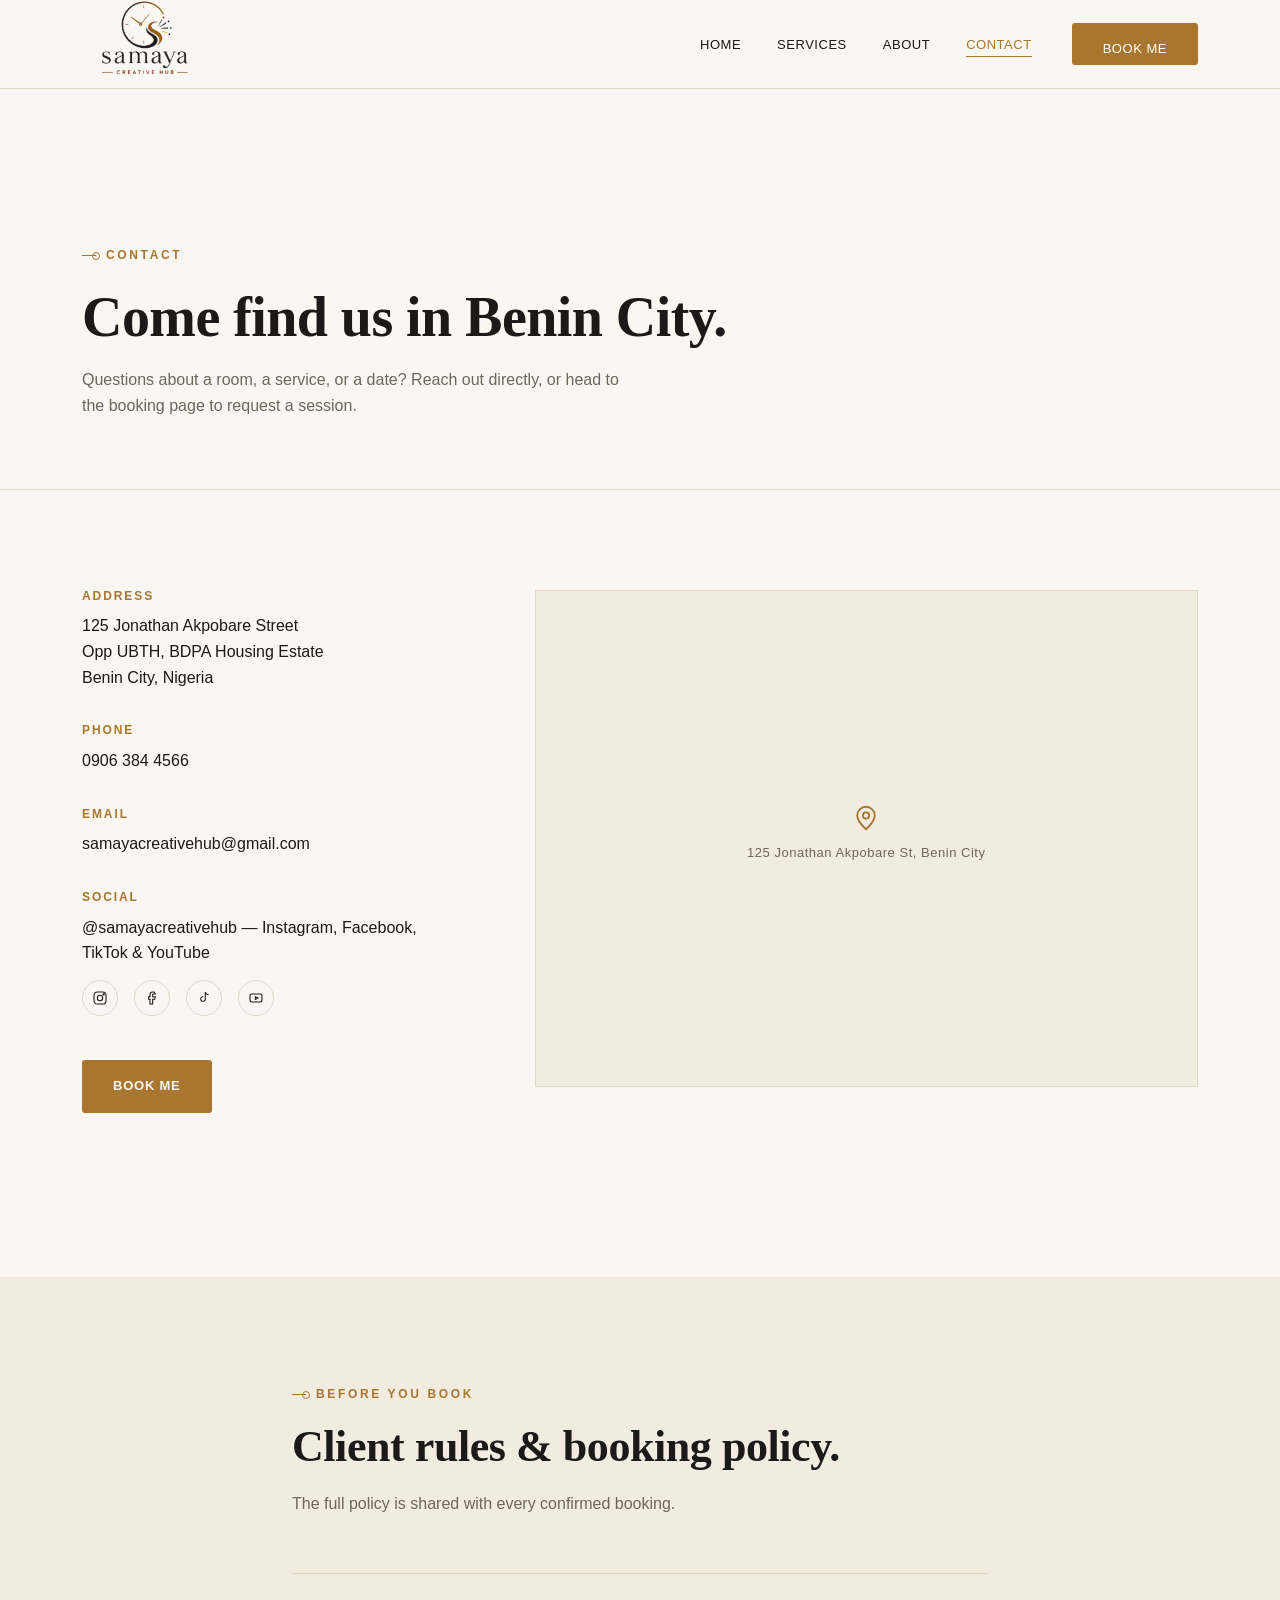
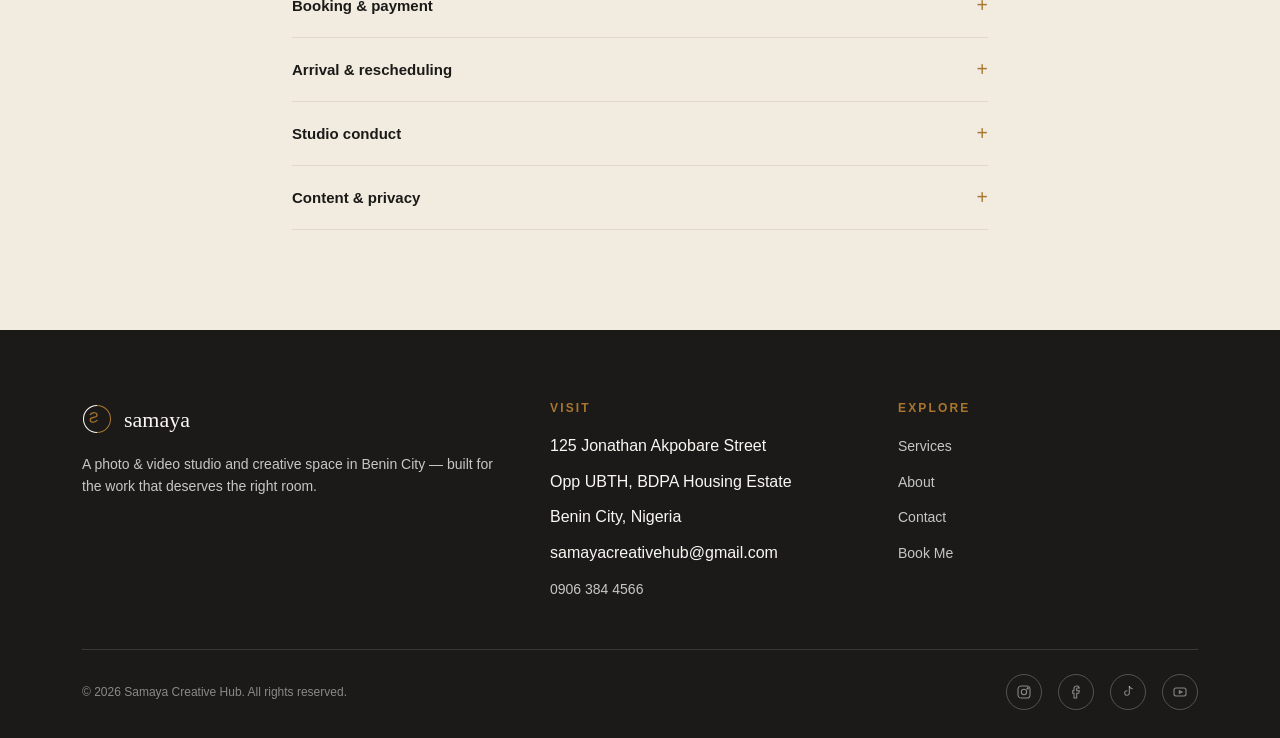
<file: contact.html>
<!doctype html>
<html lang="en">
  <head>
    <meta charset="UTF-8" />
    <meta name="viewport" content="width=device-width, initial-scale=1.0" />
    <title>Contact — Samaya Creative Hub</title>
    <meta
      name="description"
      content="Get in touch with Samaya Creative Hub in Benin City — address, phone, social channels and booking policy."
    />
    <link rel="shortcut icon" href="assets/favicon.png" type="image/x-icon" />
    <link rel="stylesheet" href="styles.css" />
  </head>
  <body>
    <header class="site-header">
      <div class="wrap">
        <a href="index.html" class="logo">
          <img
            src="assets/logo.png"
            alt="Samaya Creative Hub logo"
            class="logo-img"
          />
        </a>
        <nav class="main-nav">
          <ul>
            <li><a href="index.html">Home</a></li>
            <li><a href="services.html">Services</a></li>
            <li><a href="about.html">About</a></li>
            <li><a href="contact.html" class="active">Contact</a></li>
          </ul>
          <a href="book.html" style="color: #fff" class="btn btn-bronze"
            >Book Me</a
          >
        </nav>
        <button class="nav-toggle" aria-label="Toggle menu">
          <svg
            viewBox="0 0 24 24"
            fill="none"
            stroke="currentColor"
            stroke-width="1.6"
          >
            <line x1="3" y1="6" x2="21" y2="6" />
            <line x1="3" y1="12" x2="21" y2="12" />
            <line x1="3" y1="18" x2="21" y2="18" />
          </svg>
        </button>
      </div>
    </header>

    <main>
      <section class="page-hero">
        <div class="wrap">
          <span class="eyebrow"><span class="tick"></span>Contact</span>
          <h1>Come find us in Benin City.</h1>
          <p>
            Questions about a room, a service, or a date? Reach out directly, or
            head to the booking page to request a session.
          </p>
        </div>
      </section>

      <section>
        <div class="wrap contact-grid">
          <div>
            <div class="contact-block">
              <h4>Address</h4>
              <p>
                125 Jonathan Akpobare Street<br />Opp UBTH, BDPA Housing
                Estate<br />Benin City, Nigeria
              </p>
            </div>
            <div class="contact-block">
              <h4>Phone</h4>
              <p><a href="tel:09063844566">0906 384 4566</a></p>
            </div>
             <div class="contact-block">
              <h4>Email</h4>
              <p><a href="samayacreativehub@gmail.com">samayacreativehub@gmail.com</a></p>
            </div>
            <div class="contact-block">
              <h4>Social</h4>
              <p>
                @samayacreativehub — Instagram, Facebook, TikTok &amp; YouTube
              </p>
              <div class="social-row" style="margin-top: 14px">
                <a
                  href="https://instagram.com/samayacreativehub"
                  aria-label="Instagram"
                  target="_blank"
                  rel="noopener"
                  style="border-color: var(--line); color: var(--charcoal)"
                  ><svg
                    viewBox="0 0 24 24"
                    fill="none"
                    stroke="currentColor"
                    stroke-width="1.6"
                  >
                    <rect x="3" y="3" width="18" height="18" rx="5" />
                    <circle cx="12" cy="12" r="4" />
                    <circle cx="17.5" cy="6.5" r="1" /></svg
                ></a>
                <a
                  href="https://facebook.com/samayacreativehub"
                  aria-label="Facebook"
                  target="_blank"
                  rel="noopener"
                  style="border-color: var(--line); color: var(--charcoal)"
                  ><svg
                    viewBox="0 0 24 24"
                    fill="none"
                    stroke="currentColor"
                    stroke-width="1.6"
                  >
                    <path
                      d="M15 3h-2a4 4 0 00-4 4v3H7v4h2v7h4v-7h3l1-4h-4V7a1 1 0 011-1h3z"
                    /></svg
                ></a>
                <a
                  href="https://tiktok.com/@samayacreativehub"
                  aria-label="TikTok"
                  target="_blank"
                  rel="noopener"
                  style="border-color: var(--line); color: var(--charcoal)"
                  ><svg
                    viewBox="0 0 24 24"
                    fill="none"
                    stroke="currentColor"
                    stroke-width="1.6"
                  >
                    <path d="M14 3v10.5a3.5 3.5 0 11-3-3.46" />
                    <path d="M14 3c.4 2.2 2 4 5 4" /></svg
                ></a>
                <a
                  href="https://youtube.com/@samayacreativehub"
                  aria-label="YouTube"
                  target="_blank"
                  rel="noopener"
                  style="border-color: var(--line); color: var(--charcoal)"
                  ><svg
                    viewBox="0 0 24 24"
                    fill="none"
                    stroke="currentColor"
                    stroke-width="1.6"
                  >
                    <rect x="3" y="6" width="18" height="12" rx="3" />
                    <path d="M11 10l4 2-4 2v-4z" /></svg
                ></a>
              </div>
            </div>
            <a href="book.html" class="btn btn-bronze" style="margin-top: 10px"
              >Book Me</a
            >
          </div>

          <div class="map-area">
            <svg
              viewBox="0 0 24 24"
              fill="none"
              stroke="currentColor"
              stroke-width="1.5"
            >
              <path d="M12 21s-7-6.1-7-11a7 7 0 0114 0c0 4.9-7 11-7 11z" />
              <circle cx="12" cy="10" r="2.5" />
            </svg>
            <span>125 Jonathan Akpobare St, Benin City</span>
            <span style="font-size: 11px; color: var(--muted)"
              ></span
            >
          </div>
        </div>
      </section>

      <section class="section-alt mt-lg">
        <div class="wrap" style="max-width: 760px">
          <div class="section-head">
            <span class="eyebrow"
              ><span class="tick"></span>Before You Book</span
            >
            <h2>Client rules &amp; booking policy.</h2>
            <p>
              The full policy is shared with every confirmed
              booking.
            </p>
          </div>

          <div class="accordion">
            <div class="acc-item">
              <button class="acc-trigger">
                Booking &amp; payment<span class="plus">+</span>
              </button>
              <div class="acc-panel">
                <ul>
                  <li>
                    A booking is only confirmed once a deposit or full payment
                    is received.
                  </li>
                  <li>
                    Payments are non-refundable, except where management
                    approves an exception.
                  </li>
                </ul>
              </div>
            </div>
            <div class="acc-item">
              <button class="acc-trigger">
                Arrival &amp; rescheduling<span class="plus">+</span>
              </button>
              <div class="acc-panel">
                <ul>
                  <li>
                    Please arrive at least 10 minutes before your session start
                    time.
                  </li>
                  <li>Rescheduling requires at least 24 hours' notice.</li>
                </ul>
              </div>
            </div>
            <div class="acc-item">
              <button class="acc-trigger">
                Studio conduct<span class="plus">+</span>
              </button>
              <div class="acc-panel">
                <ul>
                  <li>
                    No smoking, drugs, or weapons are permitted on the premises.
                  </li>
                  <li>
                    Any damage caused during a session is charged to the client.
                  </li>
                  <li>
                    Children on set must be supervised by an accompanying adult
                    at all times.
                  </li>
                </ul>
              </div>
            </div>
            <div class="acc-item">
              <button class="acc-trigger">
                Content &amp; privacy<span class="plus">+</span>
              </button>
              <div class="acc-panel">
                <ul>
                  <li>
                    Clients are responsible for the ownership and rights of
                    content they create.
                  </li>
                  <li>Client privacy is respected throughout every session.</li>
                </ul>
              </div>
            </div>
          </div>
        </div>
      </section>
    </main>

    <footer class="site-footer">
      <div class="wrap">
        <div class="footer-grid">
          <div>
            <div class="footer-logo">
              <svg
                viewBox="0 0 40 40"
                fill="none"
                xmlns="http://www.w3.org/2000/svg"
              >
                <path
                  d="M20 2a18 18 0 0 1 0 36"
                  stroke="#A9762F"
                  stroke-width="1.4"
                />
                <path
                  d="M20 2a18 18 0 0 0 0 36"
                  stroke="#FAF7F2"
                  stroke-width="1.4"
                />
                <path
                  d="M11 14c3.5-3.4 9-3.2 9 1s-9 1.6-9 5.9 5.6 4.4 9 1"
                  stroke="#A9762F"
                  stroke-width="1.6"
                  stroke-linecap="round"
                />
              </svg>
              <span class="word">samaya</span>
            </div>
            <p>
              A photo &amp; video studio and creative space in Benin City —
              built for the work that deserves the right room.
            </p>
          </div>
          <div>
            <h4>Visit</h4>
            <ul>
              <li>125 Jonathan Akpobare Street</li>
              <li>Opp UBTH, BDPA Housing Estate</li>
              <li>Benin City, Nigeria</li>
              <li>samayacreativehub@gmail.com</li>
              <li><a href="tel:09063844566">0906 384 4566</a></li>
            </ul>
          </div>
          <div>
            <h4>Explore</h4>
            <ul>
              <li><a href="services.html">Services</a></li>
              <li><a href="about.html">About</a></li>
              <li><a href="contact.html">Contact</a></li>
              <li><a href="book.html">Book Me</a></li>
            </ul>
          </div>
        </div>
        <div class="footer-bottom">
          <span>&copy; 2026 Samaya Creative Hub. All rights reserved.</span>
          <div class="social-row">
            <a
              href="https://instagram.com/samayacreativehub"
              aria-label="Instagram"
              target="_blank"
              rel="noopener"
              ><svg
                viewBox="0 0 24 24"
                fill="none"
                stroke="currentColor"
                stroke-width="1.6"
              >
                <rect x="3" y="3" width="18" height="18" rx="5" />
                <circle cx="12" cy="12" r="4" />
                <circle cx="17.5" cy="6.5" r="1" /></svg
            ></a>
            <a
              href="https://facebook.com/samayacreativehub"
              aria-label="Facebook"
              target="_blank"
              rel="noopener"
              ><svg
                viewBox="0 0 24 24"
                fill="none"
                stroke="currentColor"
                stroke-width="1.6"
              >
                <path
                  d="M15 3h-2a4 4 0 00-4 4v3H7v4h2v7h4v-7h3l1-4h-4V7a1 1 0 011-1h3z"
                /></svg
            ></a>
            <a
              href="https://tiktok.com/@samayacreativehub"
              aria-label="TikTok"
              target="_blank"
              rel="noopener"
              ><svg
                viewBox="0 0 24 24"
                fill="none"
                stroke="currentColor"
                stroke-width="1.6"
              >
                <path d="M14 3v10.5a3.5 3.5 0 11-3-3.46" />
                <path d="M14 3c.4 2.2 2 4 5 4" /></svg
            ></a>
            <a
              href="https://youtube.com/@samayacreativehub"
              aria-label="YouTube"
              target="_blank"
              rel="noopener"
              ><svg
                viewBox="0 0 24 24"
                fill="none"
                stroke="currentColor"
                stroke-width="1.6"
              >
                <rect x="3" y="6" width="18" height="12" rx="3" />
                <path d="M11 10l4 2-4 2v-4z" /></svg
            ></a>
          </div>
        </div>
      </div>
    </footer>

    <script src="script.js"></script>
  </body>
</html>
</file>
<file: styles.css>
/* ==========================================================================
   Samaya Creative Hub — Design System
   Bronze #A9762F · Charcoal #1B1A18 · Cream #FAF7F2
   ========================================================================== */

:root {
  --bronze: #a9762f;
  --bronze-dark: #8b5f24;
  --charcoal: #1b1a18;
  --charcoal-soft: #2a2825;
  --cream: #faf7f2;
  --cream-alt: #f1ebe0;
  --line: #e1d8c7;
  --muted: #6e665a;

  --serif: Cambria, Georgia, "Times New Roman", serif;
  --sans: "Segoe UI", -apple-system, BlinkMacSystemFont, Roboto, sans-serif;

  --max: 1180px;
}

* {
  box-sizing: border-box;
  margin: 0;
  padding: 0;
}

html {
  scroll-behavior: smooth;
}

body {
  font-family: var(--sans);
  background: var(--cream);
  color: var(--charcoal);
  line-height: 1.6;
  -webkit-font-smoothing: antialiased;
  padding-top: 88px;
}

/* .hero {
  margin-top: -30px;
} */
img {
  max-width: 100%;
  display: block;
}

a {
  color: inherit;
  text-decoration: none;
}

h1,
h2,
h3,
h4 {
  font-family: var(--serif);
  font-weight: 600;
  line-height: 1.15;
  letter-spacing: -0.01em;
}

.wrap {
  max-width: var(--max);
  margin: 0 auto;
  padding: 0 32px;
}

.eyebrow {
  display: inline-flex;
  align-items: center;
  gap: 10px;
  font-family: var(--sans);
  font-size: 12px;
  font-weight: 600;
  letter-spacing: 0.22em;
  text-transform: uppercase;
  color: var(--bronze);
}
.eyebrow .tick {
  width: 14px;
  height: 1px;
  background: var(--bronze);
  position: relative;
}
.eyebrow .tick::after {
  content: "";
  position: absolute;
  right: -4px;
  top: -3px;
  width: 6px;
  height: 6px;
  border-radius: 50%;
  border: 1px solid var(--bronze);
}

.tag-num {
  font-family: var(--sans);
  font-size: 12px;
  letter-spacing: 0.1em;
  color: var(--bronze);
  border: 1px solid var(--bronze);
  padding: 3px 9px;
  display: inline-block;
}

/* ---- buttons ---- */
.btn {
  display: inline-flex;
  align-items: center;
  gap: 10px;
  font-family: var(--sans);
  font-size: 13px;
  font-weight: 600;
  letter-spacing: 0.06em;
  text-transform: uppercase;
  padding: 15px 30px;
  border-radius: 3px;
  border: 1px solid transparent;
  cursor: pointer;
  transition:
    background 0.2s ease,
    color 0.2s ease,
    border-color 0.2s ease;
}
.btn-bronze {
  background: var(--bronze);
  color: var(--cream);
}
.btn-bronze:hover {
  background: var(--bronze-dark);
}
.btn-outline-cream {
  background: transparent;
  color: var(--cream);
  border-color: rgba(250, 247, 242, 0.4);
}
.btn-outline-cream:hover {
  border-color: var(--cream);
}
.btn-outline-charcoal {
  background: transparent;
  color: var(--charcoal);
  border-color: var(--charcoal);
}
.btn-outline-charcoal:hover {
  background: var(--charcoal);
  color: var(--cream);
}

/* ---- header ---- */
.site-header {
  position: fixed;
  top: 0;
  left: 0;
  right: 0;
  z-index: 50;
  background: rgba(250, 247, 242, 0.97);
  border-bottom: 1px solid var(--line);
}
.site-header .wrap {
  display: flex;
  align-items: center;
  justify-content: space-between;
  height: 88px;
}

@media (max-width: 700px) {
  .hero.hero {
    align-items: center;
  }
  .hero .hero-content {
    padding-bottom: 32px;
  }
}
html,
body {
  overflow-x: hidden;
}
.logo {
  display: flex;
  align-items: center;
  gap: 12px;
}
.logo svg {
  width: 34px;
  height: 34px;
  flex-shrink: 0;
}
.logo-text {
  display: flex;
  flex-direction: column;
  line-height: 1;
}
.logo-text .word {
  font-family: var(--serif);
  font-size: 24px;
  color: var(--charcoal);
  letter-spacing: 0.01em;
}
.logo-text .sub {
  font-family: var(--sans);
  font-size: 9px;
  letter-spacing: 0.32em;
  color: var(--bronze);
  margin-top: 3px;
}

.main-nav {
  display: flex;
  align-items: center;
  gap: 40px;
}
.main-nav ul {
  display: flex;
  gap: 36px;
  list-style: none;
}
.main-nav a {
  font-size: 13px;
  font-weight: 500;
  letter-spacing: 0.04em;
  text-transform: uppercase;
  color: var(--charcoal);
  padding-bottom: 4px;
  border-bottom: 1px solid transparent;
  transition:
    border-color 0.2s ease,
    color 0.2s ease;
}
.main-nav a:hover,
.main-nav a.active {
  color: var(--bronze);
  border-color: var(--bronze);
}

.nav-toggle {
  display: none;
  background: none;
  border: none;
  cursor: pointer;
}
.nav-toggle svg {
  width: 26px;
  height: 26px;
}

@media (max-width: 860px) {
  .main-nav {
    position: fixed;
    inset: 88px 0 0 0;
    background: var(--cream);
    flex-direction: column;
    align-items: flex-start;
    padding: 36px 32px;
    transform: translateX(100%);
    transition: transform 0.3s ease;
    overflow-y: auto;
  }
  .main-nav.open {
    transform: translateX(0);
  }
  .main-nav ul {
    flex-direction: column;
    gap: 26px;
  }
  .main-nav .btn {
    margin-top: 30px;
  }
  .nav-toggle {
    display: block;
  }
}

/* ---- footer ---- */
.site-footer {
  background: var(--charcoal);
  color: var(--cream);
  padding: 72px 0 28px;
}
.footer-grid {
  display: grid;
  grid-template-columns: 1.4fr 1fr 1fr;
  gap: 48px;
  padding-bottom: 48px;
  border-bottom: 1px solid rgba(250, 247, 242, 0.14);
}
.footer-grid h4 {
  font-family: var(--sans);
  font-size: 12px;
  letter-spacing: 0.18em;
  text-transform: uppercase;
  color: var(--bronze);
  margin-bottom: 18px;
}
.footer-grid p,
.footer-grid a {
  font-size: 14px;
  color: rgba(250, 247, 242, 0.78);
}
.footer-grid ul {
  list-style: none;
  display: flex;
  flex-direction: column;
  gap: 10px;
}
.footer-grid a:hover {
  color: var(--bronze);
}
.footer-logo {
  display: flex;
  align-items: center;
  gap: 12px;
  margin-bottom: 16px;
}
.footer-logo svg {
  width: 30px;
  height: 30px;
}
.footer-logo .word {
  font-family: var(--serif);
  font-size: 22px;
  color: var(--cream);
}
.footer-bottom {
  display: flex;
  justify-content: space-between;
  align-items: center;
  padding-top: 24px;
  font-size: 12px;
  color: rgba(250, 247, 242, 0.5);
  flex-wrap: wrap;
  gap: 12px;
}
.social-row {
  display: flex;
  gap: 16px;
}
.social-row a {
  display: flex;
  align-items: center;
  justify-content: center;
  width: 36px;
  height: 36px;
  border: 1px solid rgba(250, 247, 242, 0.25);
  border-radius: 50%;
  transition:
    border-color 0.2s ease,
    color 0.2s;
}
.social-row a:hover {
  border-color: var(--bronze);
  color: var(--bronze);
}
.social-row svg {
  width: 16px;
  height: 16px;
}

@media (max-width: 700px) {
  .footer-grid {
    grid-template-columns: 1fr;
    gap: 36px;
  }
}

/* ---- hero ---- */
.hero {
  position: relative;
  height: 86vh;
  min-height: 560px;
  display: flex;
  align-items: flex-end;
  overflow: hidden;
}
.hero img {
  position: absolute;
  inset: 0;
  width: 100%;
  height: 100%;
  object-fit: cover;
}
.hero::after {
  content: "";
  position: absolute;
  inset: 0;
  background: linear-gradient(
    0deg,
    rgba(27, 26, 24, 0.9) 0%,
    rgba(27, 26, 24, 0.55) 55%,
    rgba(27, 26, 24, 0.35) 100%
  );
}
.hero img {
  filter: brightness(0.75);
}
.hero-content {
  position: relative;
  z-index: 2;
  color: var(--cream);
  padding: 0 32px 76px;
  max-width: var(--max);
  margin: 0 auto;
  width: 100%;
}
.hero .eyebrow {
  color: #d9be8b;
  margin-bottom: 22px;
}
.hero .eyebrow .tick {
  background: #d9be8b;
}
.hero .eyebrow .tick::after {
  border-color: #d9be8b;
}
.hero h1 {
  font-size: clamp(40px, 6vw, 74px);
  max-width: 820px;
}
.hero p.lede {
  font-size: 17px;
  max-width: 460px;
  margin: 24px 0 34px;
  color: rgba(250, 247, 242, 0.82);
}

/* ---- generic section ---- */
section {
  padding: 100px 0;
}
.section-alt {
  background: var(--cream-alt);
}
.section-dark {
  background: var(--charcoal);
  color: var(--cream);
}
.section-head {
  max-width: 640px;
  margin-bottom: 56px;
}
.section-head .eyebrow {
  margin-bottom: 18px;
}
.section-head h2 {
  font-size: clamp(30px, 4vw, 44px);
}
.section-head p {
  color: var(--muted);
  font-size: 16px;
  margin-top: 18px;
}
.section-dark .section-head p {
  color: rgba(250, 247, 242, 0.7);
}

hr.hairline {
  border: none;
  border-top: 1px solid var(--line);
  margin: 0;
}
.section-dark hr.hairline,
.divider-dark {
  border-top: 1px solid rgba(250, 247, 242, 0.16);
}

.intro-split {
  display: grid;
  grid-template-columns: 0.9fr 1.1fr;
  gap: 64px;
  align-items: center;
}
.intro-split .num {
  font-family: var(--serif);
  font-size: 15px;
  color: var(--bronze);
}
@media (max-width: 860px) {
  .intro-split {
    grid-template-columns: 1fr;
    gap: 30px;
  }
}

.services-grid {
  display: grid;
  grid-template-columns: repeat(3, 1fr);
  gap: 1px;
  background: var(--line);
  border: 1px solid var(--line);
}
.service-card {
  background: var(--cream);
  padding: 42px 34px;
}
.service-card .icon {
  width: 32px;
  height: 32px;
  color: var(--bronze);
  margin-bottom: 22px;
}
.service-card .icon svg {
  width: 100%;
  height: 100%;
}
.service-card .idx {
  font-family: var(--sans);
  font-size: 12px;
  color: var(--muted);
  letter-spacing: 0.1em;
  margin-bottom: 14px;
  display: block;
}
.service-card h3 {
  font-size: 20px;
  margin-bottom: 10px;
}
.service-card p {
  font-size: 14px;
  color: var(--muted);
}
@media (max-width: 860px) {
  .services-grid {
    grid-template-columns: 1fr;
  }
}
@media (min-width: 861px) and (max-width: 1080px) {
  .services-grid {
    grid-template-columns: repeat(2, 1fr);
  }
}

/* ---- rooms grid ---- */
.rooms-grid {
  display: grid;
  grid-template-columns: repeat(4, 1fr);
  gap: 26px;
}
.room-card {
  position: relative;
}
.room-photo {
  aspect-ratio: 4/5;
  overflow: hidden;
  background: var(--cream-alt);
  border: 1px solid var(--line);
}
.room-photo img {
  width: 100%;
  height: 100%;
  object-fit: cover;
  transition: transform 0.5s ease;
}
.room-card:hover .room-photo img {
  transform: scale(1.045);
}
.room-photo.swatch {
  display: flex;
  align-items: center;
  justify-content: center;
  background: #c79a2b;
}
.room-photo.swatch span {
  font-family: var(--serif);
  color: rgba(27, 26, 24, 0.55);
  font-size: 13px;
  letter-spacing: 0.08em;
}
.room-meta {
  display: flex;
  justify-content: space-between;
  align-items: baseline;
  padding-top: 14px;
}
.room-meta h4 {
  font-size: 18px;
}
.room-meta .from {
  font-size: 12px;
  color: var(--muted);
  text-transform: uppercase;
  letter-spacing: 0.06em;
}
@media (max-width: 980px) {
  .rooms-grid {
    grid-template-columns: repeat(2, 1fr);
  }
}
@media (max-width: 560px) {
  .rooms-grid {
    grid-template-columns: 1fr;
  }
}

/* ---- room full listing (services page) ---- */
.room-listing {
  display: grid;
  grid-template-columns: 1fr 1.3fr;
  gap: 0;
  border-top: 1px solid var(--line);
  padding: 46px 0;
  align-items: center;
}
.room-listing:last-child {
  border-bottom: 1px solid var(--line);
}
.room-listing .photo {
  aspect-ratio: 3/2;
  overflow: hidden;
}
.room-listing .photo img {
  width: 100%;
  height: 100%;
  object-fit: cover;
}
.room-listing .photo.swatch {
  display: flex;
  align-items: center;
  justify-content: center;
  background: #c79a2b;
}
.room-listing .photo.swatch span {
  font-family: var(--serif);
  color: rgba(27, 26, 24, 0.55);
}
.room-listing .info {
  padding: 0 0 0 56px;
}
.room-listing .info h3 {
  font-size: 28px;
  margin-bottom: 10px;
}
.room-listing .info .desc {
  color: var(--muted);
  font-size: 14px;
  margin-bottom: 22px;
}
.price-row {
  display: flex;
  gap: 40px;
}
.price-row div {
  display: flex;
  flex-direction: column;
}
.price-row .amt {
  font-family: var(--serif);
  font-size: 24px;
  color: var(--charcoal);
}
.price-row .dur {
  font-size: 11px;
  letter-spacing: 0.1em;
  text-transform: uppercase;
  color: var(--bronze);
  margin-top: 4px;
}
@media (max-width: 780px) {
  .room-listing {
    grid-template-columns: 1fr;
    gap: 24px;
  }
  .room-listing .info {
    padding: 0;
  }
}

/* ---- CTA banner ---- */
.cta-banner {
  background: var(--charcoal);
  color: var(--cream);
  text-align: left;
  padding: 88px 0;
}
.cta-inner {
  display: flex;
  align-items: center;
  justify-content: space-between;
  gap: 40px;
  flex-wrap: wrap;
}
.cta-inner h2 {
  font-size: clamp(28px, 4vw, 42px);
  max-width: 560px;
}
@media (max-width: 700px) {
  .cta-inner {
    text-align: left;
  }
}

/* ---- about page ---- */
.about-story {
  display: grid;
  grid-template-columns: 1fr 1fr;
  gap: 70px;
  align-items: start;
}
.about-story .story-copy p {
  margin-bottom: 20px;
  color: var(--muted);
  font-size: 16px;
}
.placeholder-note {
  margin-top: 26px;
  padding: 16px 18px;
  border-left: 2px solid var(--bronze);
  background: var(--cream-alt);
  font-size: 13px;
  color: var(--muted);
}
.about-photo-stack {
  position: relative;
}
.about-photo-stack img {
  border: 1px solid var(--line);
}
.about-photo-stack .p1 {
  width: 78%;
}
.about-photo-stack .p2 {
  width: 55%;
  position: absolute;
  right: -12px;
  bottom: -50px;
  border: 6px solid var(--cream);
}
@media (max-width: 900px) {
  .about-story {
    grid-template-columns: 1fr;
    gap: 90px;
  }
  .about-photo-stack {
    margin-bottom: 30px;
  }
}

.asym-gallery {
  display: grid;
  grid-template-columns: repeat(6, 1fr);
  gap: 20px;
}
.asym-gallery img {
  border: 1px solid var(--line);
  width: 100%;
  height: 100%;
  object-fit: cover;
}
.asym-gallery .g1 {
  grid-column: 1 / 4;
  grid-row: 1 / 3;
  aspect-ratio: 4/3.4;
}
.asym-gallery .g2 {
  grid-column: 4 / 7;
  grid-row: 1 / 2;
  aspect-ratio: 16/9;
}
.asym-gallery .g3 {
  grid-column: 4 / 6;
  grid-row: 2 / 3;
  aspect-ratio: 1/1;
}
.asym-gallery .g4 {
  grid-column: 6 / 7;
  grid-row: 2 / 3;
  aspect-ratio: 1/1.6;
}
@media (max-width: 860px) {
  .asym-gallery {
    grid-template-columns: 1fr 1fr;
  }
  .asym-gallery .g1 {
    grid-column: 1/3;
    grid-row: auto;
    aspect-ratio: 16/10;
  }
  .asym-gallery .g2 {
    grid-column: 1/3;
    grid-row: auto;
    aspect-ratio: 16/9;
  }
  .asym-gallery .g3,
  .asym-gallery .g4 {
    grid-column: span 1;
    grid-row: auto;
    aspect-ratio: 1/1;
  }
}

.values-list {
  display: grid;
  grid-template-columns: repeat(4, 1fr);
  gap: 40px;
}
.value-item .tag-num {
  margin-bottom: 20px;
}
.value-item h3 {
  font-size: 19px;
  margin-bottom: 10px;
}
.value-item p {
  font-size: 14px;
  color: var(--muted);
}
@media (max-width: 860px) {
  .values-list {
    grid-template-columns: 1fr 1fr;
  }
}
@media (max-width: 560px) {
  .values-list {
    grid-template-columns: 1fr;
  }
}

/* ---- contact page ---- */
.contact-grid {
  display: grid;
  grid-template-columns: 1fr 1fr;
  gap: 70px;
}
.contact-block {
  margin-bottom: 34px;
}
.contact-block h4 {
  font-family: var(--sans);
  font-size: 12px;
  letter-spacing: 0.16em;
  text-transform: uppercase;
  color: var(--bronze);
  margin-bottom: 10px;
}
.contact-block p,
.contact-block a {
  font-size: 16px;
}
.map-area {
  aspect-ratio: 4/3;
  background: var(--cream-alt);
  border: 1px solid var(--line);
  display: flex;
  align-items: center;
  justify-content: center;
  flex-direction: column;
  gap: 10px;
  color: var(--muted);
}
.map-area svg {
  width: 30px;
  height: 30px;
  color: var(--bronze);
}
.map-area span {
  font-size: 13px;
  letter-spacing: 0.04em;
}
@media (max-width: 860px) {
  .contact-grid {
    grid-template-columns: 1fr;
    gap: 48px;
  }
}

.accordion {
  border-top: 1px solid var(--line);
  margin-top: 20px;
}
.acc-item {
  border-bottom: 1px solid var(--line);
}
.acc-trigger {
  width: 100%;
  display: flex;
  justify-content: space-between;
  align-items: center;
  padding: 20px 0;
  background: none;
  border: none;
  text-align: left;
  font-family: var(--sans);
  font-size: 15px;
  font-weight: 600;
  cursor: pointer;
  color: var(--charcoal);
}
.acc-trigger .plus {
  font-family: var(--serif);
  font-size: 20px;
  color: var(--bronze);
  transition: transform 0.25s ease;
}
.acc-item.open .plus {
  transform: rotate(45deg);
}
.acc-panel {
  max-height: 0;
  overflow: hidden;
  transition: max-height 0.3s ease;
}
.acc-panel ul {
  list-style: none;
  padding-bottom: 22px;
  display: flex;
  flex-direction: column;
  gap: 10px;
}
.acc-panel li {
  font-size: 14px;
  color: var(--muted);
  padding-left: 18px;
  position: relative;
}
.acc-panel li::before {
  content: "—";
  position: absolute;
  left: 0;
  color: var(--bronze);
}

/* ---- booking form ---- */
.book-layout {
  display: grid;
  grid-template-columns: 1fr 1.5fr;
  gap: 70px;
}
.book-side .eyebrow {
  margin-bottom: 20px;
}
.book-side h1 {
  font-size: clamp(32px, 4vw, 46px);
  margin-bottom: 20px;
}
.book-side p {
  color: var(--muted);
  font-size: 15px;
  margin-bottom: 26px;
}
.reminder-box {
  border: 1px solid var(--line);
  background: var(--cream-alt);
  padding: 18px 20px;
  font-size: 13px;
  color: var(--charcoal);
}
.reminder-box strong {
  color: var(--bronze);
}

form.book-form {
  display: flex;
  flex-direction: column;
  gap: 26px;
}
.form-row {
  display: grid;
  grid-template-columns: 1fr 1fr;
  gap: 22px;
}
.field label {
  display: block;
  font-size: 12px;
  letter-spacing: 0.08em;
  text-transform: uppercase;
  color: var(--muted);
  margin-bottom: 8px;
}
.field input[type="text"],
.field input[type="email"],
.field input[type="tel"],
.field input[type="date"],
.field input[type="time"],
.field select,
.field textarea {
  width: 100%;
  border: 1px solid var(--line);
  background: var(--cream);
  padding: 13px 14px;
  font-family: var(--sans);
  font-size: 14px;
  color: var(--charcoal);
  border-radius: 2px;
}
.field textarea {
  resize: vertical;
  min-height: 100px;
}
.field input:focus,
.field select:focus,
.field textarea:focus {
  outline: none;
  border-color: var(--bronze);
}

.check-grid {
  display: grid;
  grid-template-columns: repeat(2, 1fr);
  gap: 12px;
}
.check-item {
  display: flex;
  align-items: center;
  gap: 10px;
  font-size: 14px;
  border: 1px solid var(--line);
  padding: 12px 14px;
  cursor: pointer;
}
.check-item input {
  accent-color: var(--bronze);
  width: 15px;
  height: 15px;
}
.check-item.selected {
  border-color: var(--bronze);
}

.radio-row {
  display: flex;
  gap: 18px;
  flex-wrap: wrap;
}
.radio-item {
  display: flex;
  align-items: center;
  gap: 8px;
  font-size: 14px;
}
.radio-item input {
  accent-color: var(--bronze);
  width: 15px;
  height: 15px;
}

.form-submit {
  display: flex;
  align-items: center;
  gap: 20px;
  margin-top: 6px;
}
.form-note {
  font-size: 12px;
  color: var(--muted);
}

.confirm-box {
  display: none;
  border: 1px solid var(--bronze);
  background: var(--cream-alt);
  padding: 30px;
  text-align: left;
}
.confirm-box.show {
  display: block;
}
.confirm-box h3 {
  font-family: var(--serif);
  font-size: 22px;
  margin-bottom: 8px;
}
.confirm-box p {
  font-size: 14px;
  color: var(--muted);
}

@media (max-width: 900px) {
  .book-layout {
    grid-template-columns: 1fr;
    gap: 46px;
  }
}
@media (max-width: 560px) {
  .form-row,
  .check-grid {
    grid-template-columns: 1fr;
  }
}

/* ---- page hero (interior pages) ---- */
.page-hero {
  padding: 150px 0 70px;
  border-bottom: 1px solid var(--line);
}
.page-hero .eyebrow {
  margin-bottom: 20px;
}
.page-hero h1 {
  font-size: clamp(34px, 5vw, 56px);
  max-width: 720px;
}
.page-hero p {
  color: var(--muted);
  margin-top: 18px;
  max-width: 540px;
  font-size: 16px;
}

/* ---- utility ---- */
.mt-lg {
  margin-top: 90px;
}
.center-head {
  text-align: left;
}

.logo-img {
  height: 8pc;
  width: auto;
  display: block;
}

/* ---- price toggle ---- */
.price-toggle {
  display: inline-flex;
  border: 1px solid var(--line);
  border-radius: 3px;
  overflow: hidden;
  margin-bottom: 20px;
}
.toggle-btn {
  font-family: var(--sans);
  font-size: 13px;
  font-weight: 600;
  letter-spacing: 0.04em;
  text-transform: uppercase;
  padding: 12px 26px;
  background: var(--cream);
  color: var(--muted);
  border: none;
  cursor: pointer;
  transition:
    background 0.2s ease,
    color 0.2s ease;
}
.toggle-btn + .toggle-btn {
  border-left: 1px solid var(--line);
}
.toggle-btn.active {
  background: var(--bronze);
  color: var(--cream);
}
.room-card.is-hidden {
  display: none;
}

.toggle-btn {
  font-family: var(--sans);
  font-size: 13px;
  font-weight: 600;
  letter-spacing: 0.04em;
  text-transform: uppercase;
  padding: 12px 26px;
  background: var(--cream);
  color: var(--muted);
  border: none;
  cursor: pointer;
  transition:
    background 0.2s ease,
    color 0.2s ease;
}
.toggle-btn + .toggle-btn {
  border-left: 1px solid var(--line);
}
.toggle-btn.active {
  background: var(--bronze);
  color: var(--cream);
}
.room-listing.is-hidden {
  display: none;
}

/* ---- lightbox ---- */
.room-listing .photo img {
  cursor: zoom-in;
}
.lightbox {
  position: fixed;
  inset: 0;
  background: rgba(27, 26, 24, 0.94);
  display: none;
  align-items: center;
  justify-content: center;
  z-index: 300;
  padding: 40px;
}
.lightbox.open {
  display: flex;
}
.lightbox-img {
  max-width: 100%;
  max-height: 100%;
  object-fit: contain;
  border-radius: 3px;
}
.lightbox-close {
  position: absolute;
  top: 24px;
  right: 24px;
  width: 44px;
  height: 44px;
  border-radius: 50%;
  border: 1px solid rgba(250, 247, 242, 0.4);
  background: transparent;
  color: var(--cream);
  font-size: 26px;
  line-height: 1;
  cursor: pointer;
  display: flex;
  align-items: center;
  justify-content: center;
  transition: border-color 0.2s ease;
}
.lightbox-close:hover {
  border-color: var(--cream);
}
@media (max-width: 600px) {
  .lightbox {
    padding: 16px;
  }
  .lightbox-close {
    top: 12px;
    right: 12px;
  }
}

/* ---- scroll reveal ---- */
.reveal {
  opacity: 0;
  transform: translateY(28px);
  transition:
    opacity 0.7s ease,
    transform 0.7s ease;
}
.reveal.in-view {
  opacity: 1;
  transform: translateY(0);
}
@media (prefers-reduced-motion: reduce) {
  .reveal {
    opacity: 1;
    transform: none;
    transition: none;
  }
}
</file>
